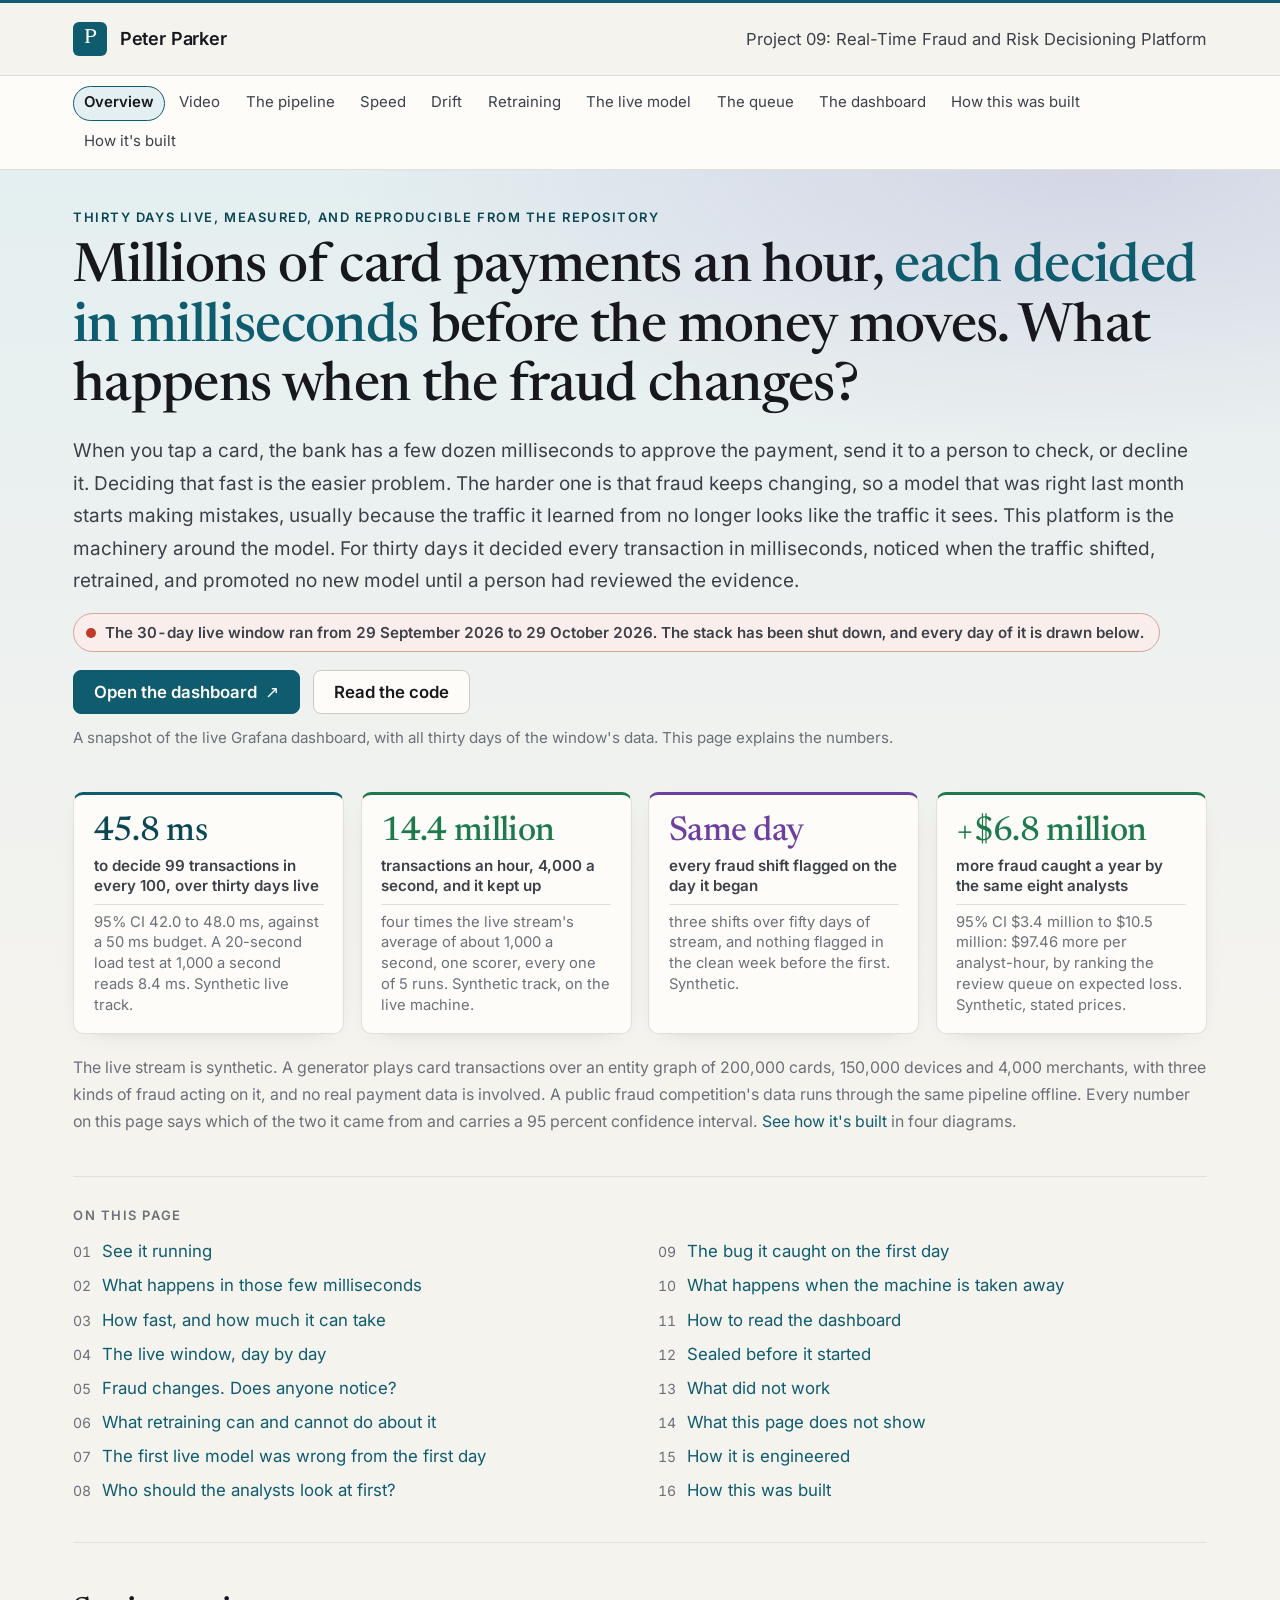
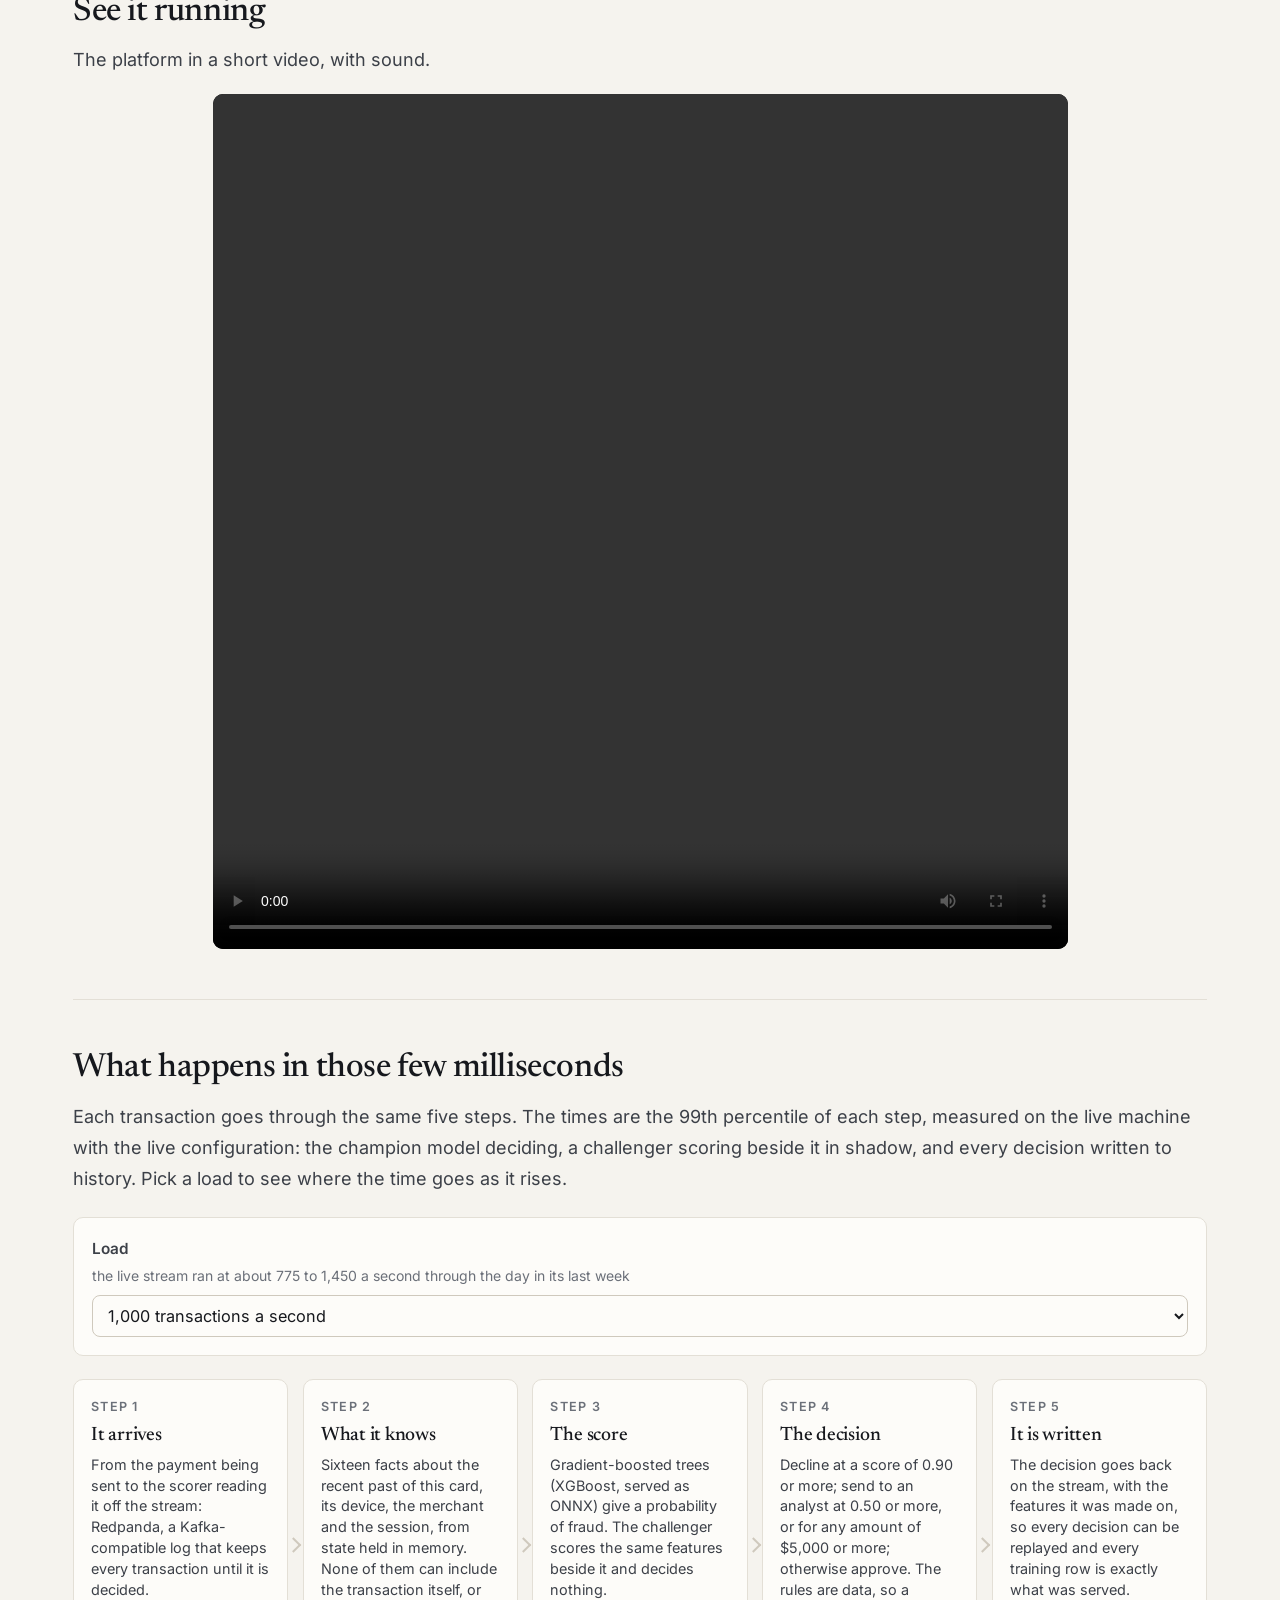
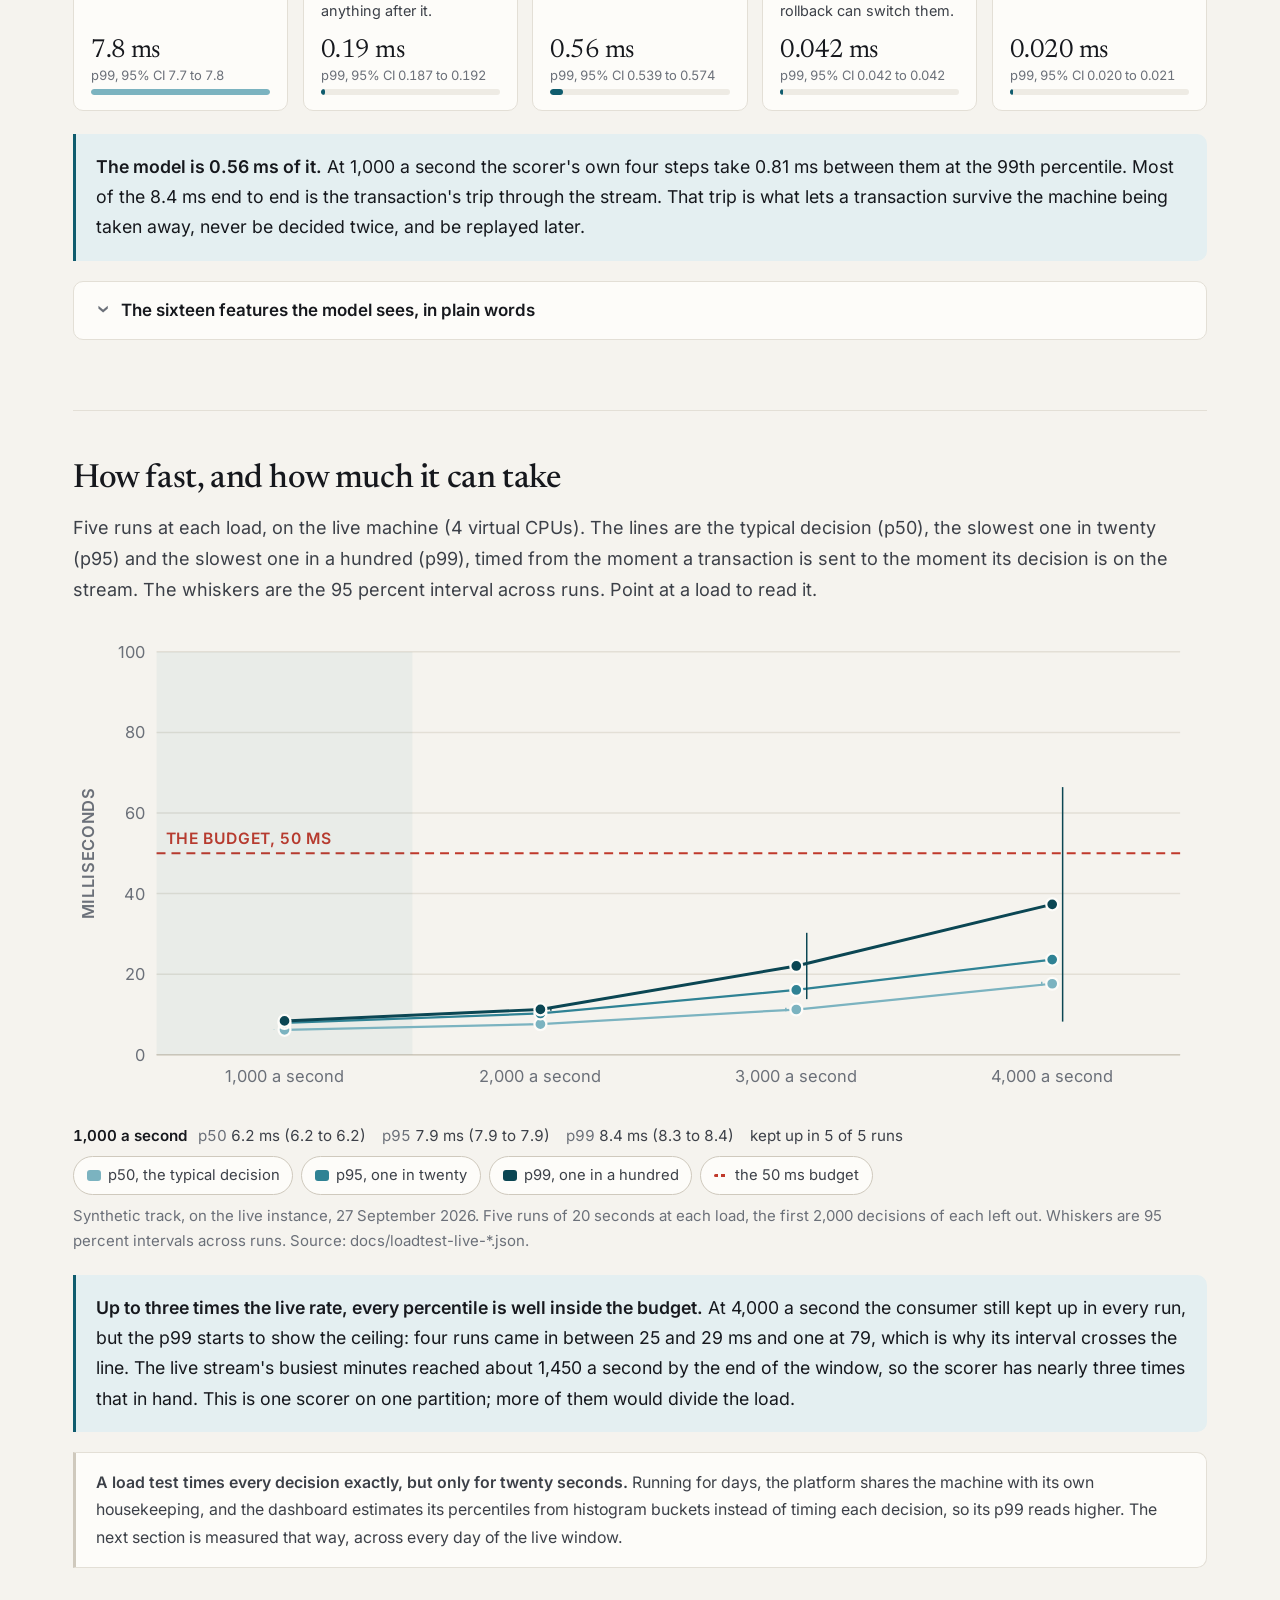
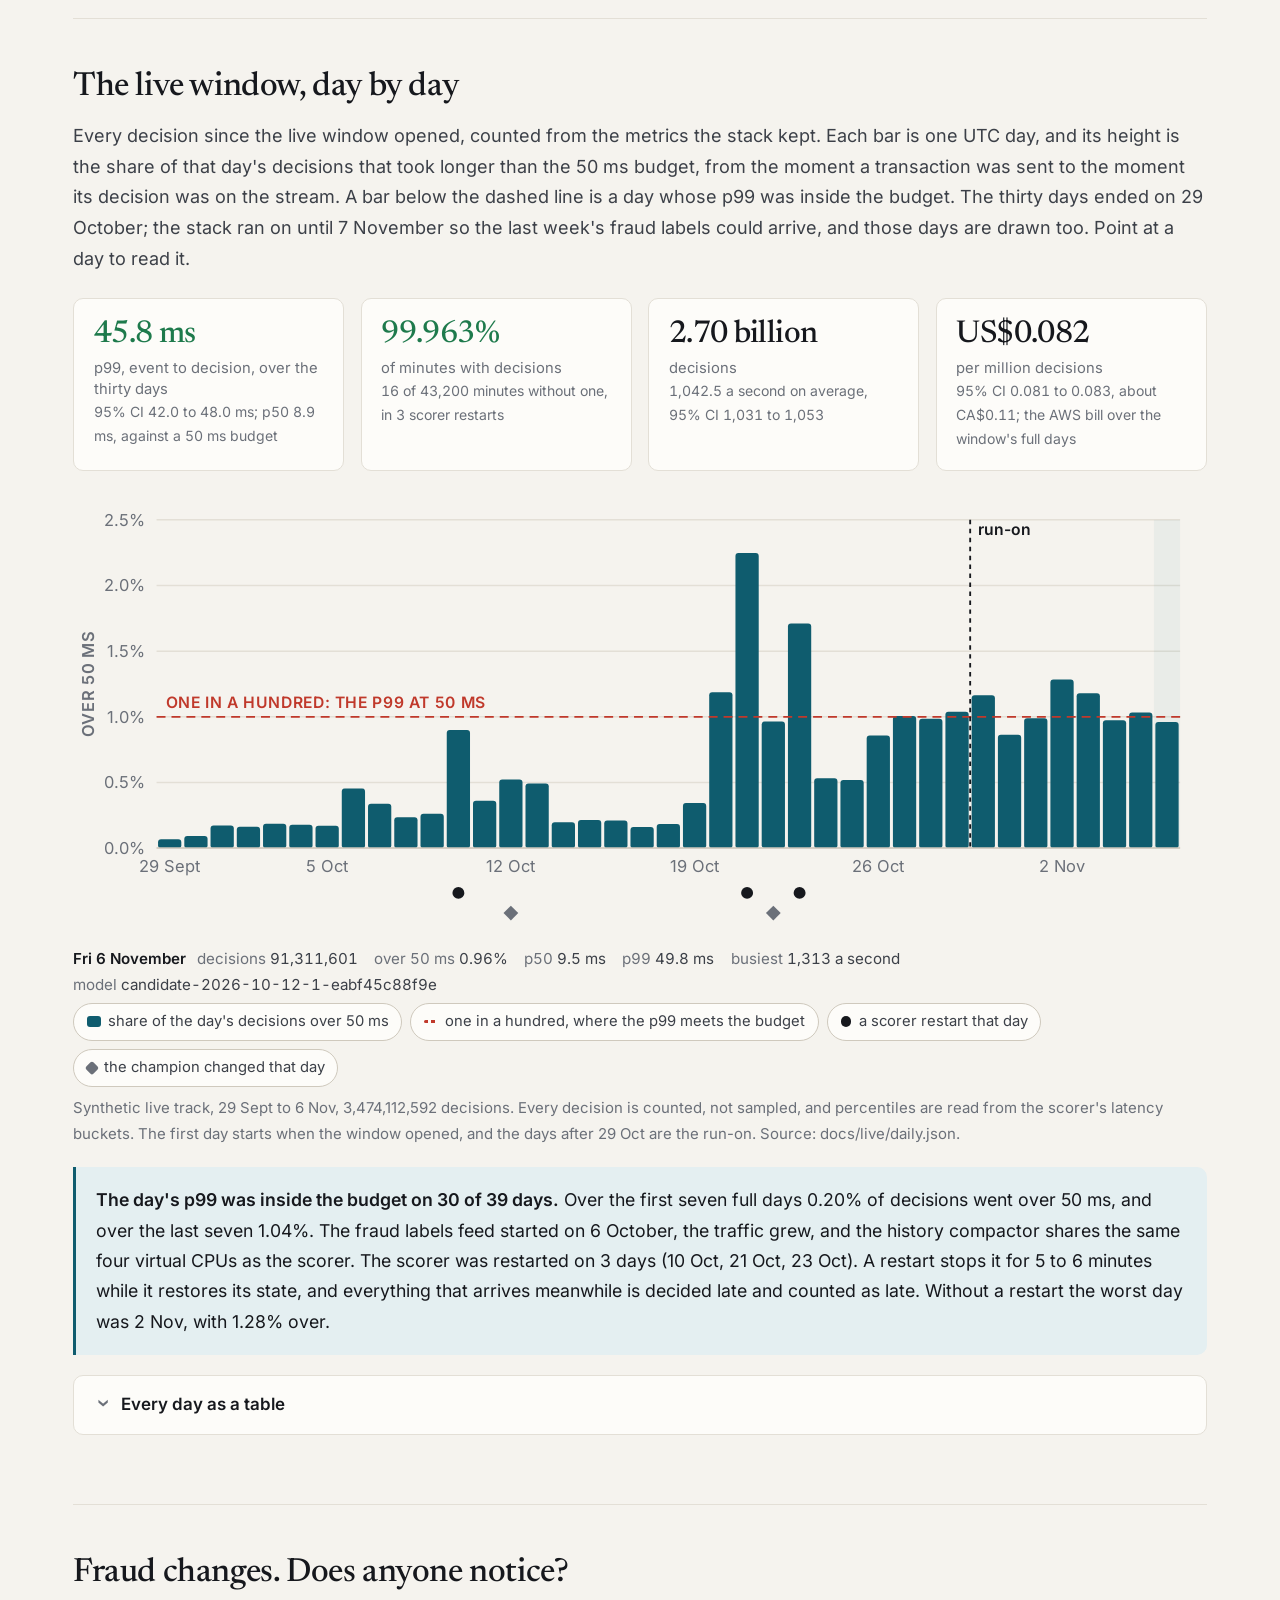
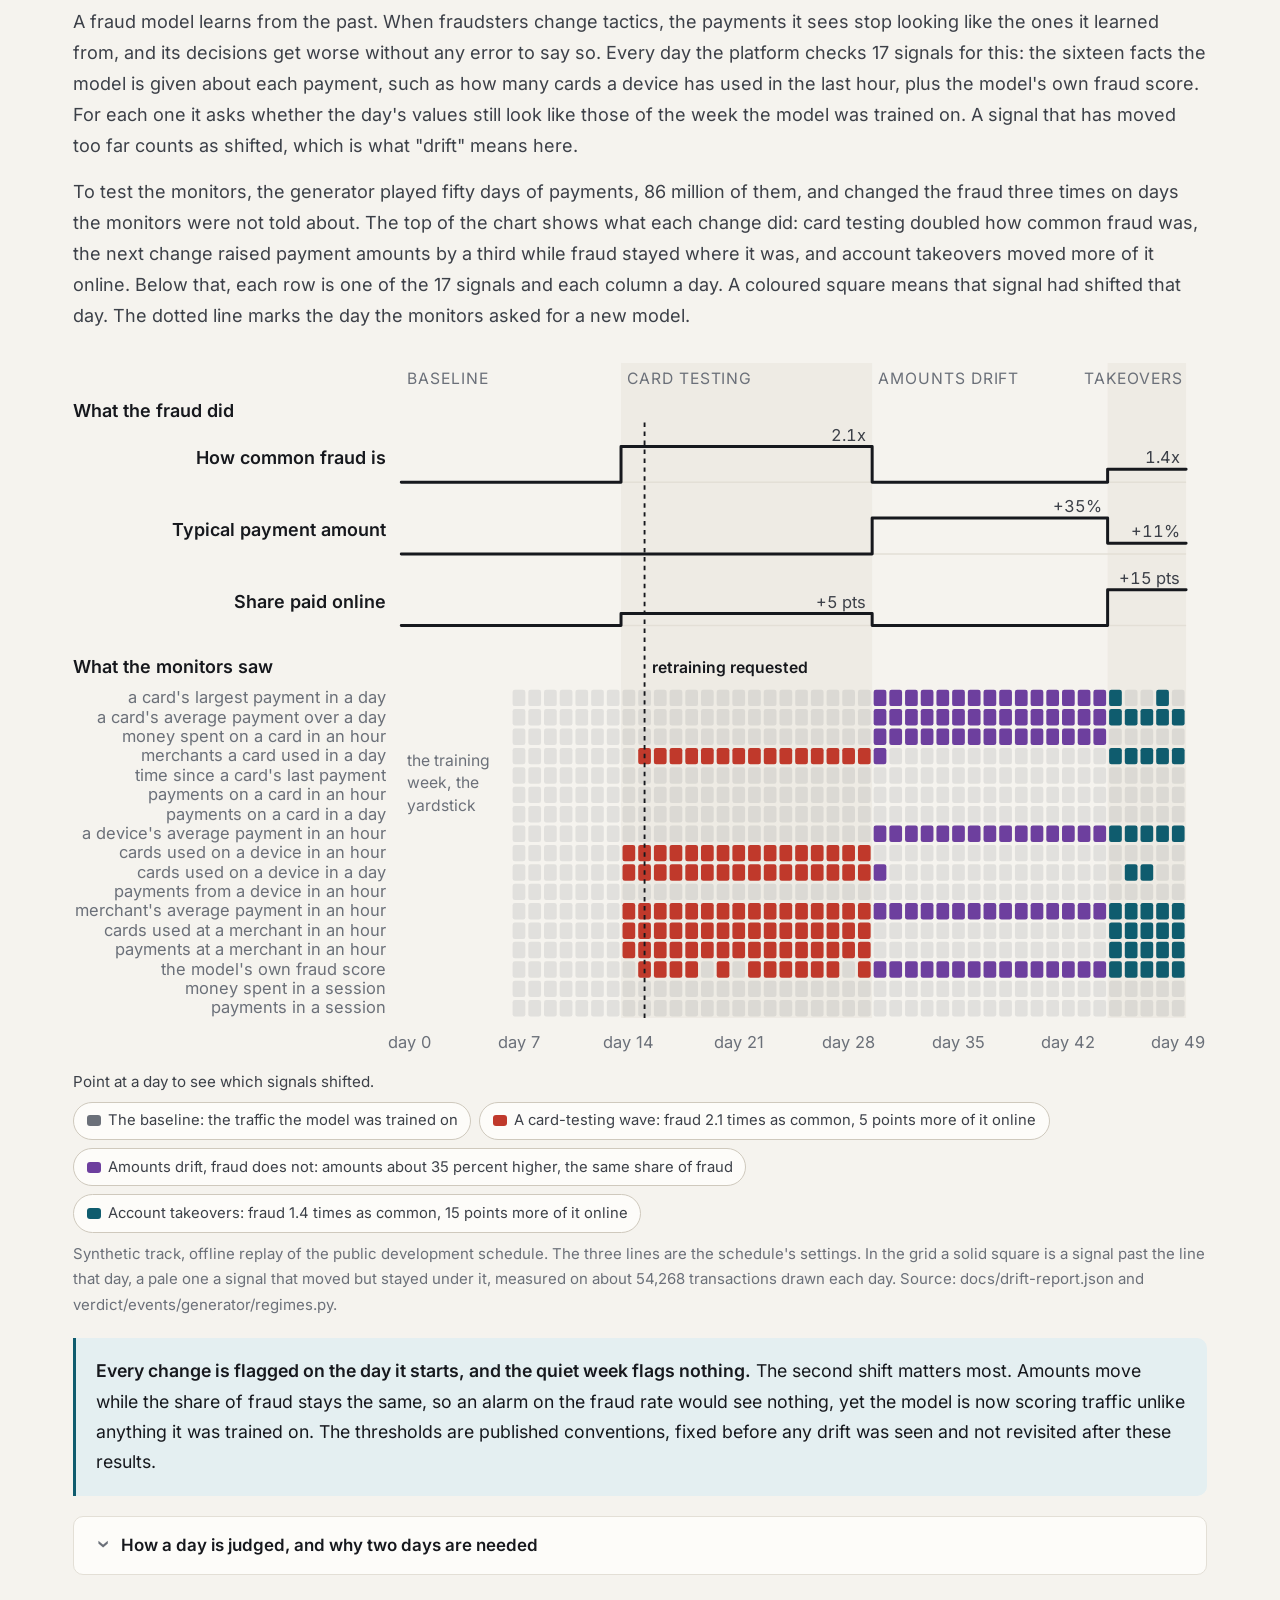
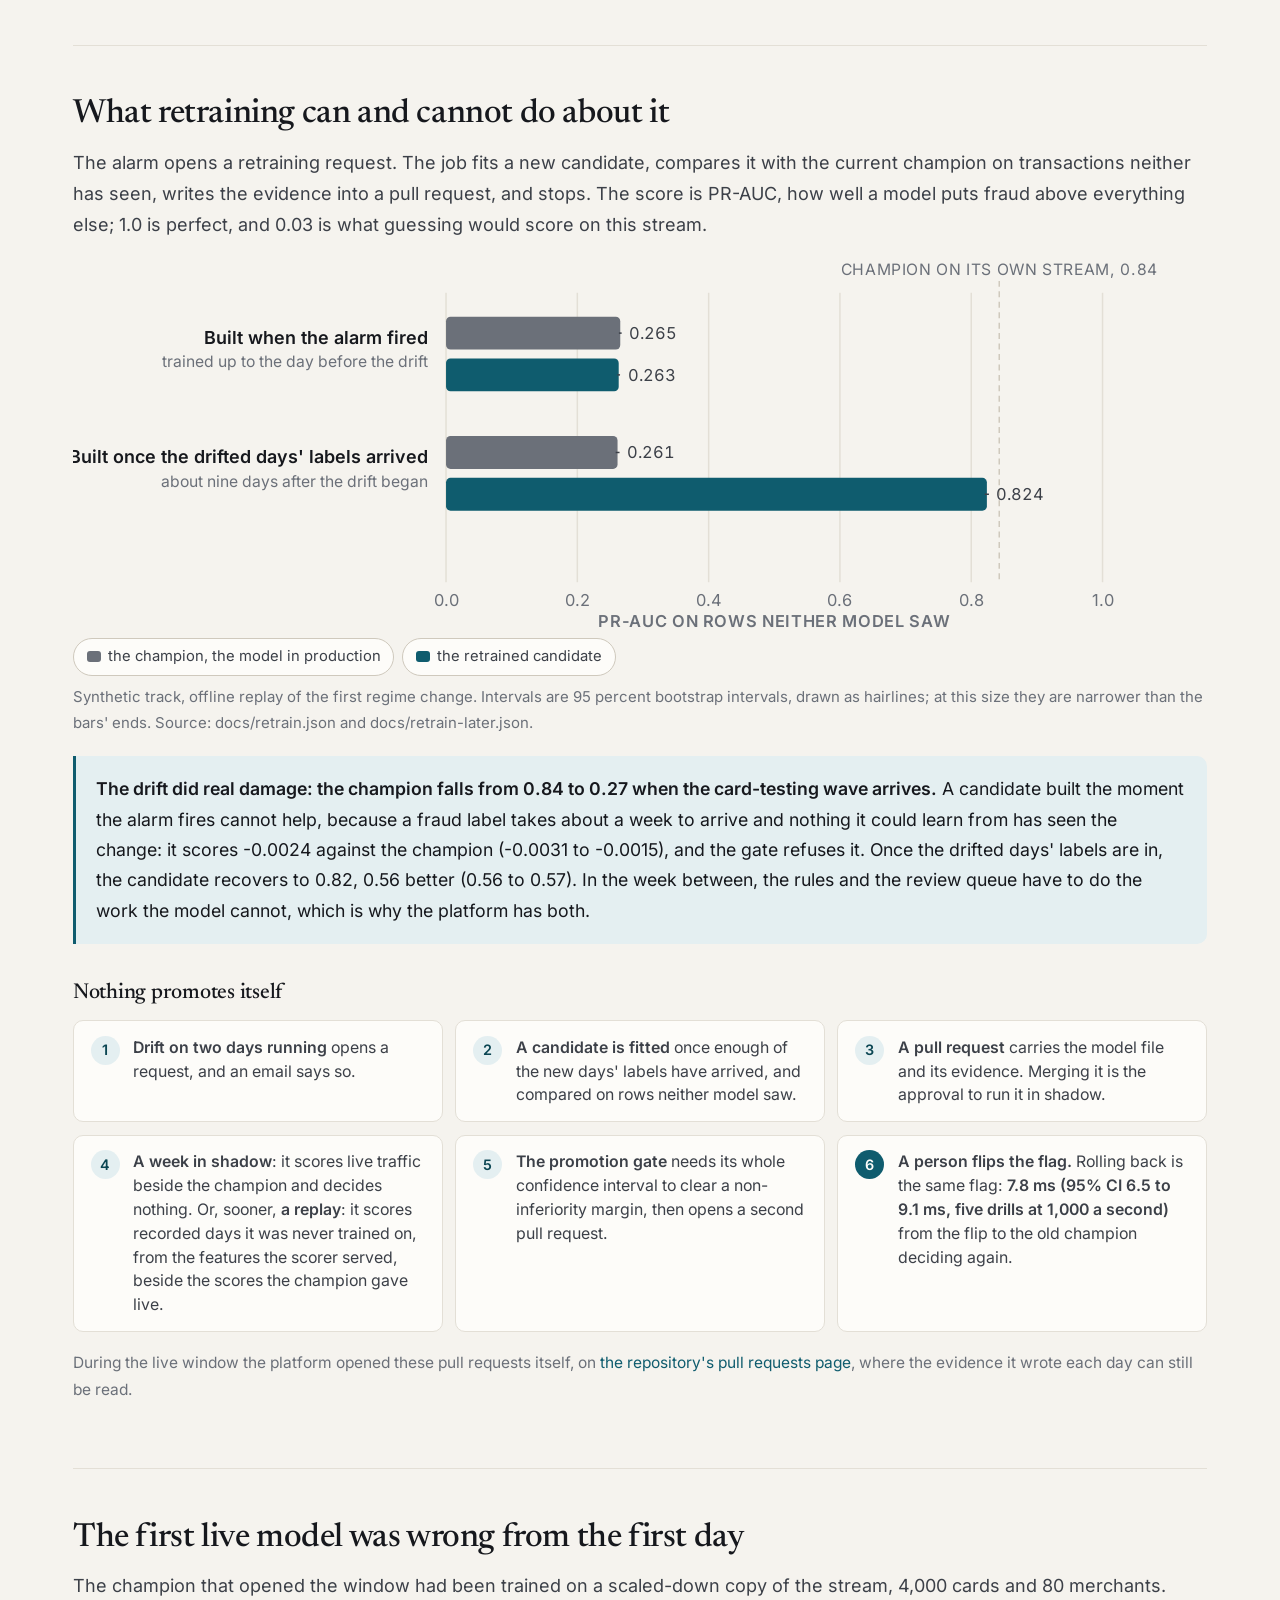
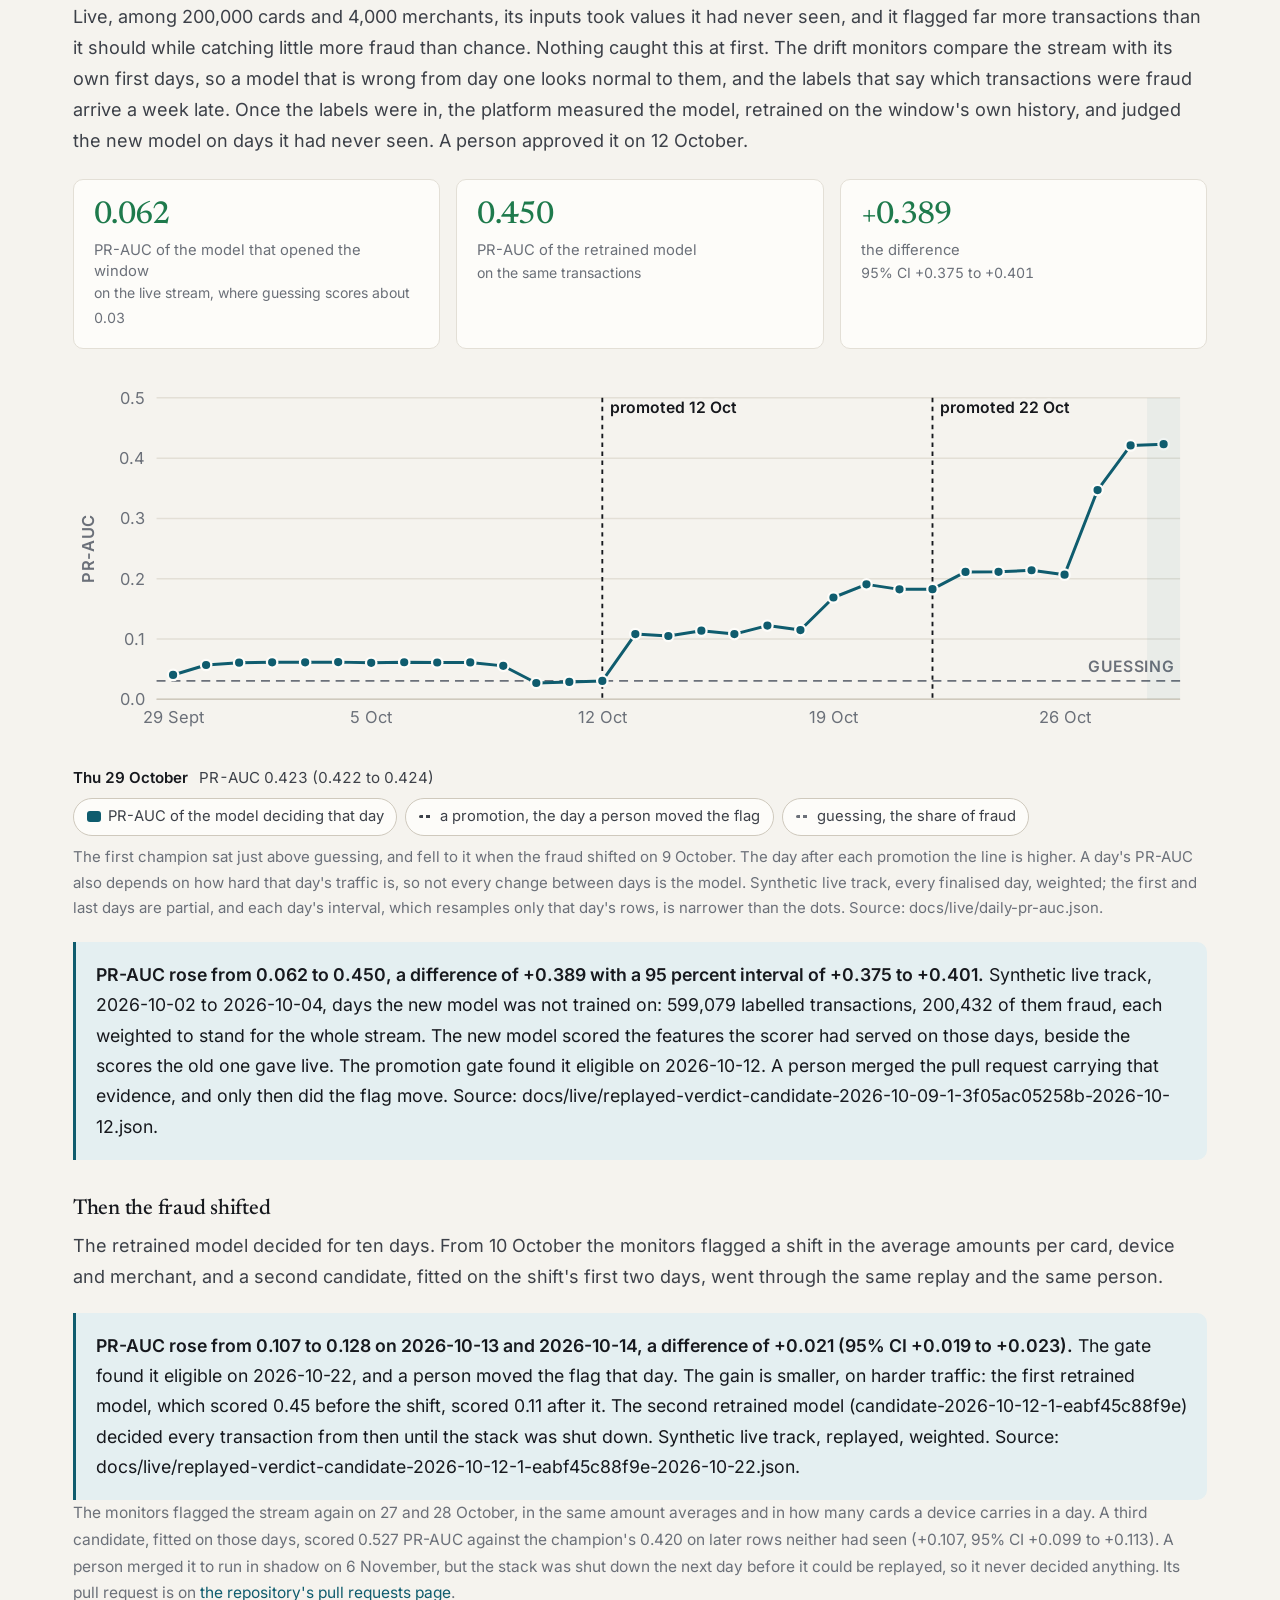
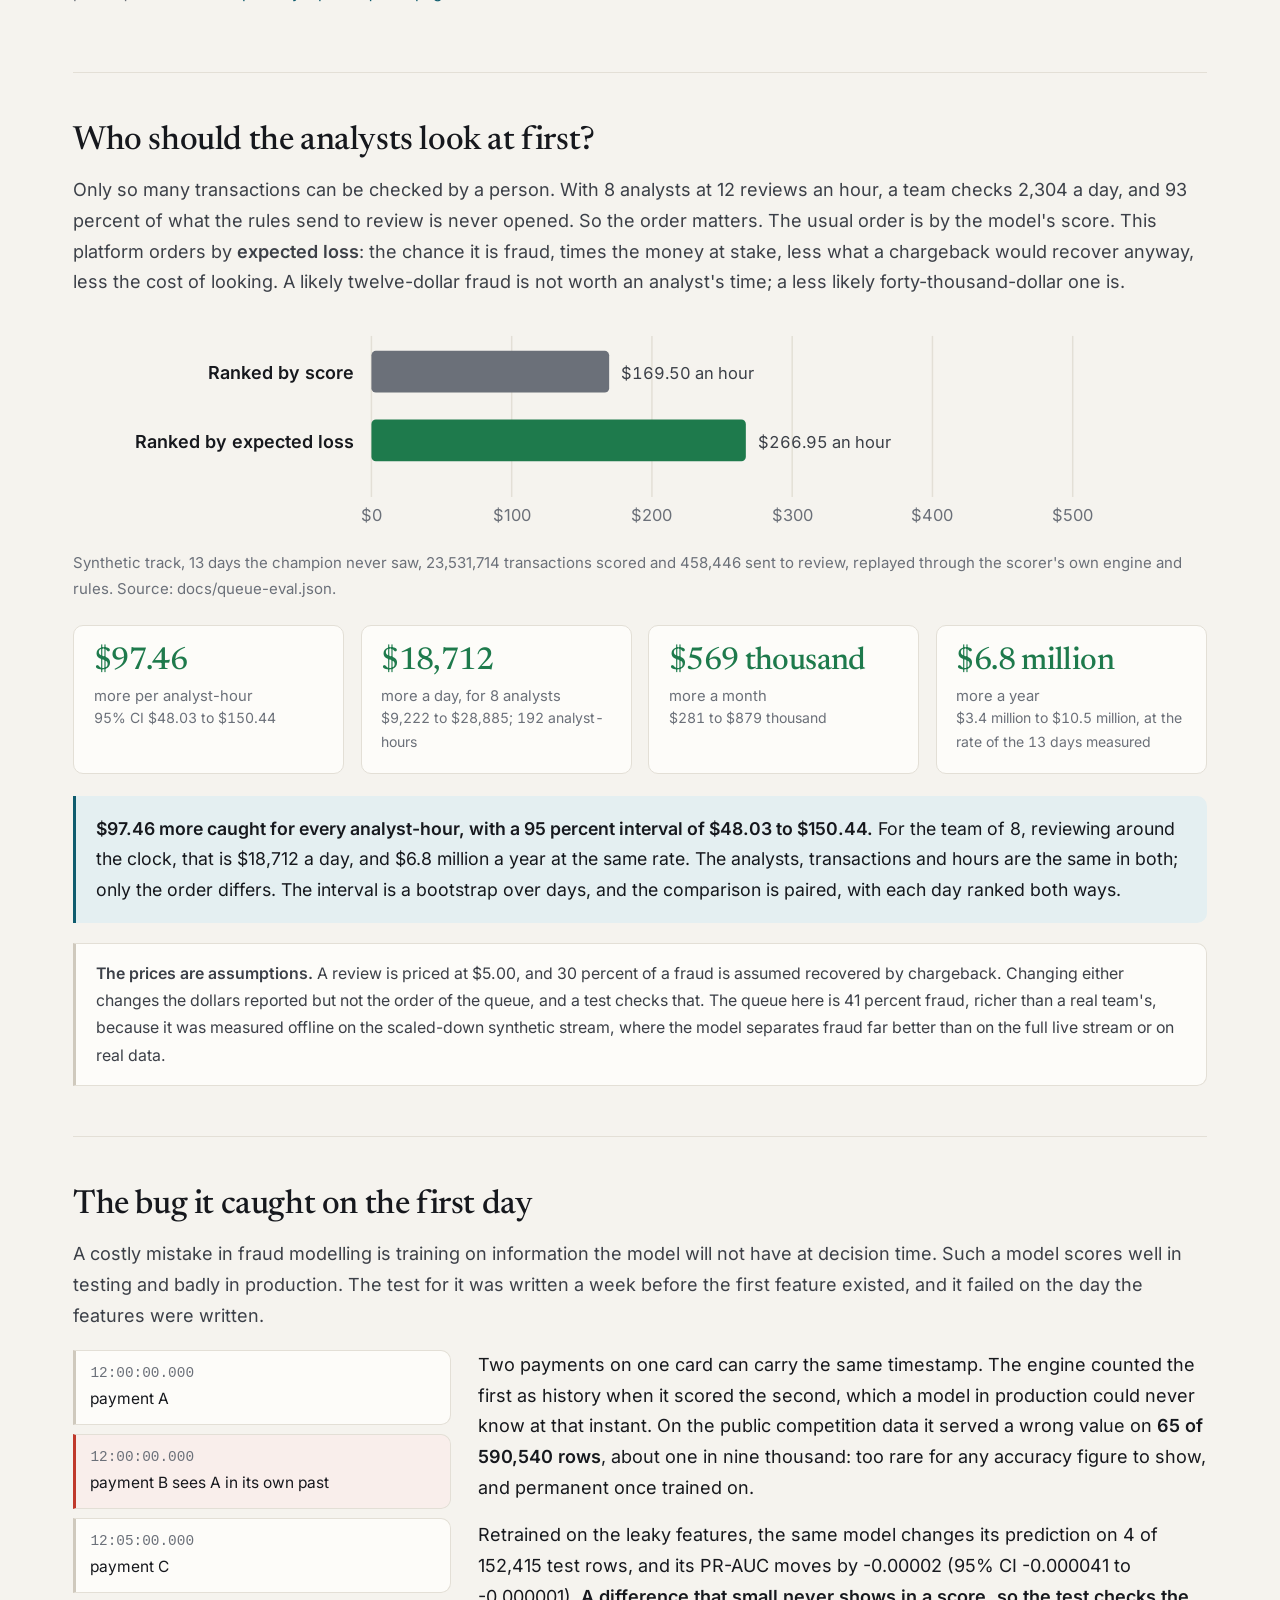
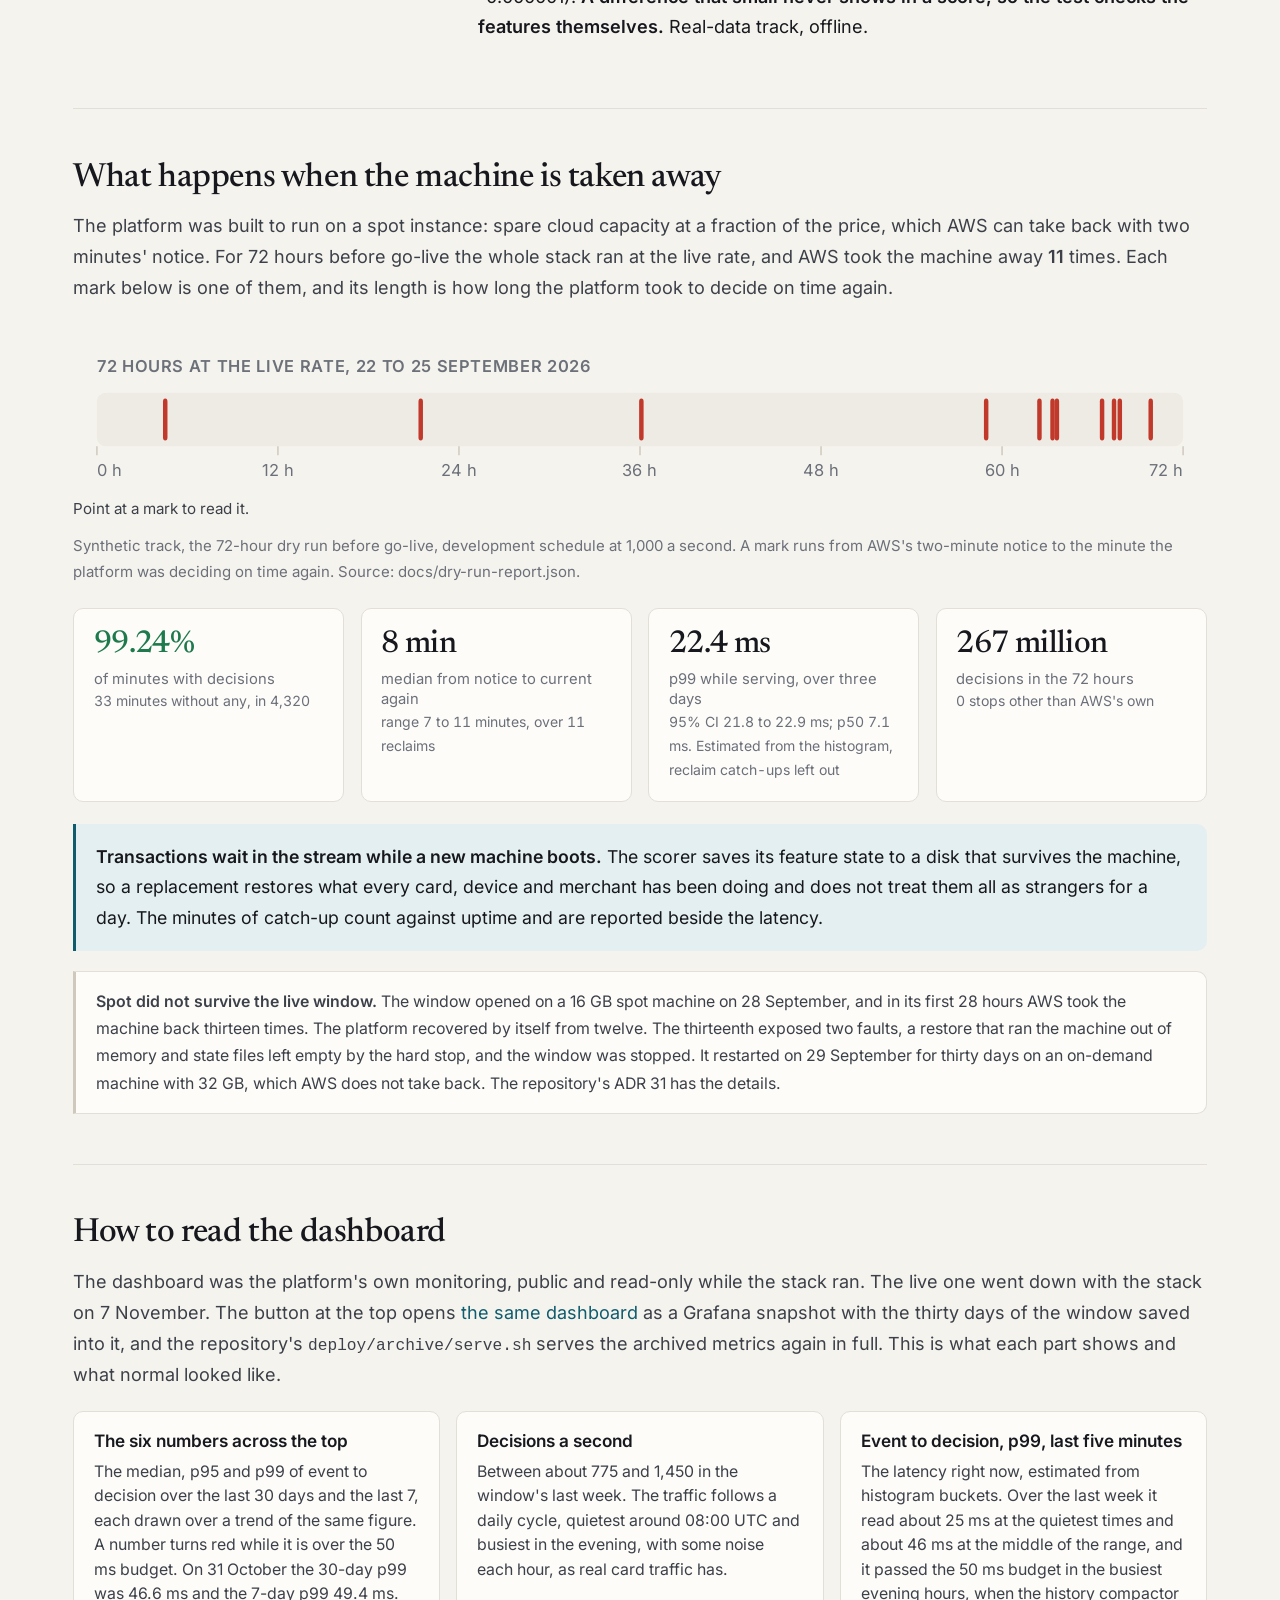
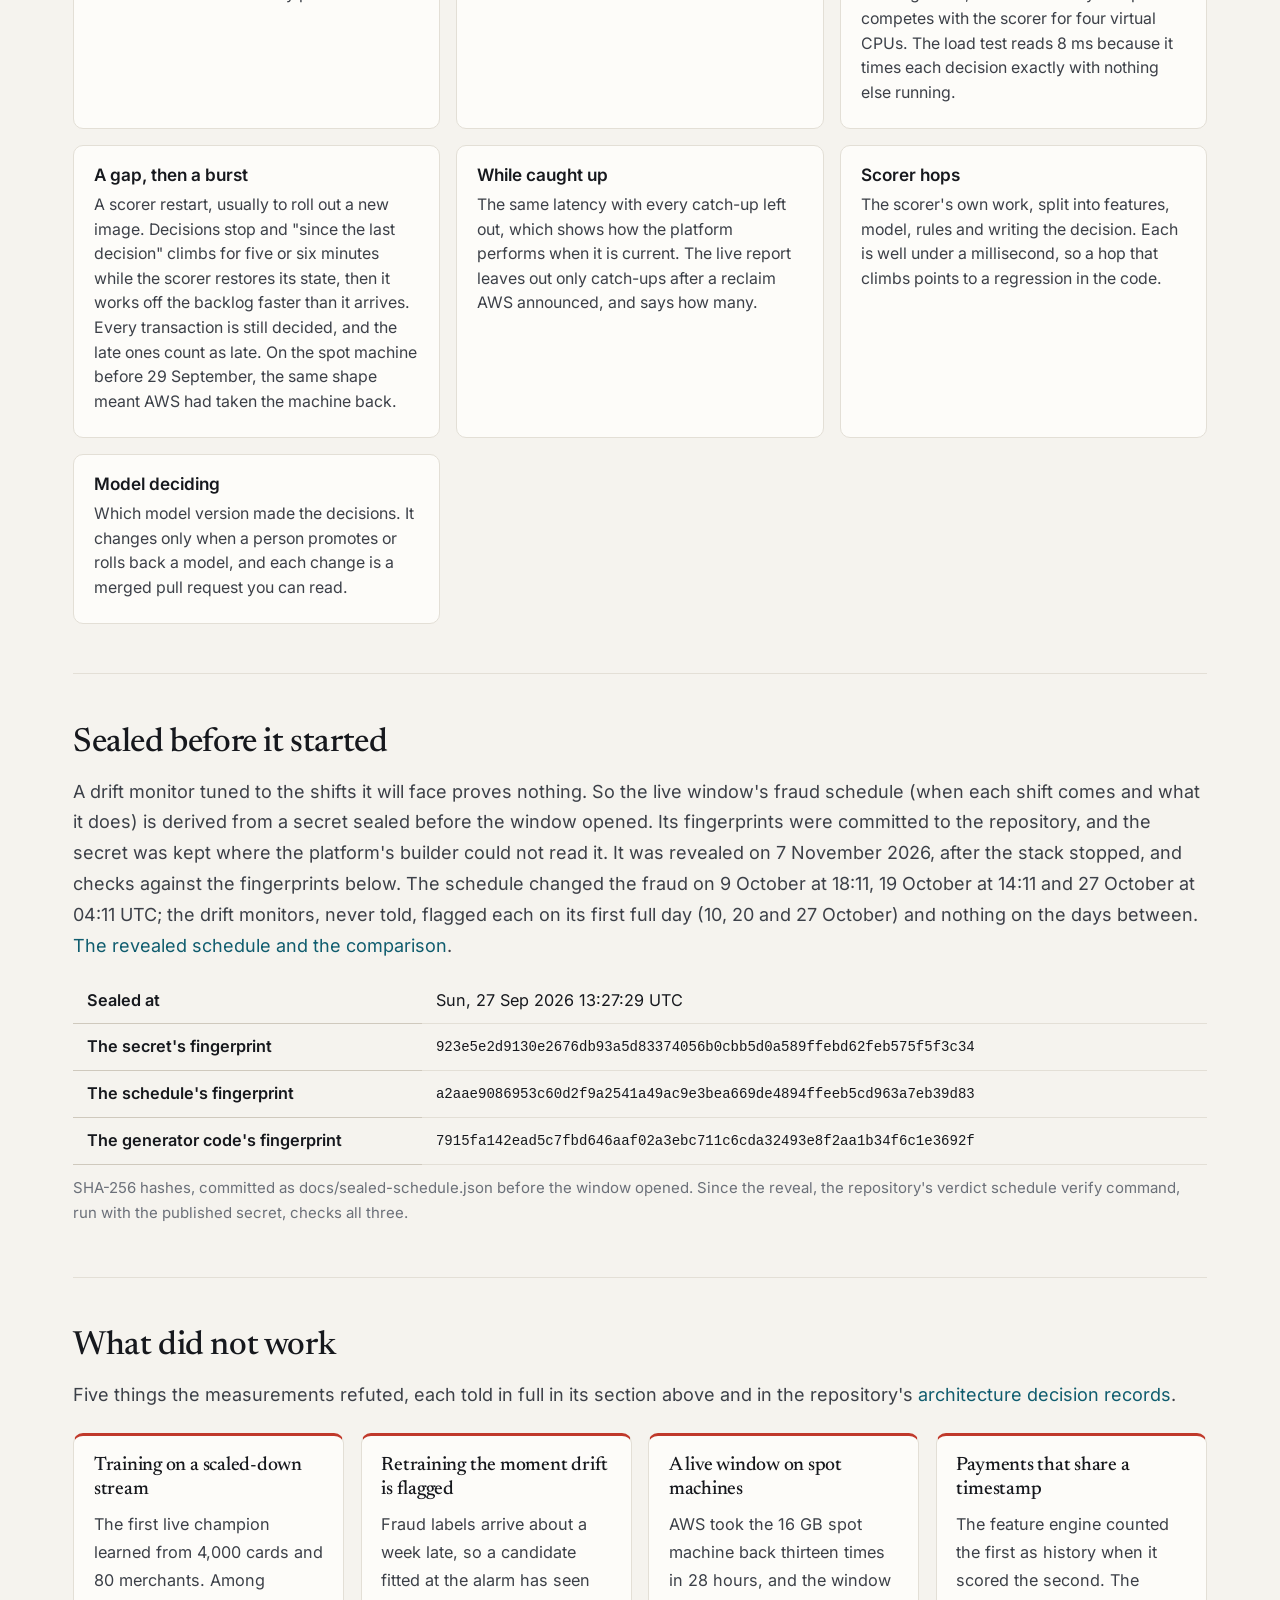
<file: site/index.html>
<!doctype html>
<html lang="en">
<head>
<meta charset="utf-8">
<meta name="viewport" content="width=device-width, initial-scale=1">
<title>Real-Time Fraud and Risk Decisioning Platform: millions of card payments an hour, each decided in milliseconds</title>
<meta name="description" content="A fraud decisioning platform run live for thirty days on synthetic card payments: each one decided in milliseconds, drift monitors tested against a fraud schedule sealed in advance, and retraining that stops at a pull request a person must merge. Every number can be reproduced from the repository.">
<meta property="og:type" content="website">
<meta property="og:site_name" content="Peter Parker">
<meta property="og:url" content="https://fraud.peterparker.ca/">
<meta property="og:title" content="Real-Time Fraud and Risk Decisioning Platform">
<meta property="og:description" content="A fraud decisioning platform run live for thirty days on synthetic card payments: each one decided in milliseconds, drift monitors tested against a fraud schedule sealed in advance, and retraining that stops at a pull request a person must merge. Every number can be reproduced from the repository.">
<meta property="og:image" content="https://fraud.peterparker.ca/og.png">
<meta property="og:image:width" content="1200">
<meta property="og:image:height" content="630">
<meta property="og:image:alt" content="99 in 100 card payments decided within 50 milliseconds, over thirty days live.">
<meta name="twitter:card" content="summary_large_image">
<link rel="icon" href="favicon.svg" type="image/svg+xml">
<link rel="stylesheet" href="style.css">
</head>
<body>
<header class="top">
  <div class="top-inner">
    <a class="brand" href="https://peterparker.ca"><span class="mono-mark" aria-hidden="true">P</span>Peter Parker</a>
    <p class="top-nav"><a href="https://peterparker.ca/projects/realtime-risk-platform/">Project 09: Real-Time Fraud and Risk Decisioning Platform</a></p>
  </div>
</header>
<nav class="tabs" aria-label="This site">
  <div class="tabs-inner">
    <a href="index.html" aria-current="page">Overview</a>
    <a href="#video-panel">Video</a>
    <a href="#pipeline-panel">The pipeline</a>
    <a href="#load-panel">Speed</a>
    <a href="#drift-panel">Drift</a>
    <a href="#retrain-panel">Retraining</a>
    <a href="#live-panel">The live model</a>
    <a href="#queue-panel">The queue</a>
    <a href="#dashboard-guide">The dashboard</a>
    <a href="#built">How this was built</a>
    <a href="architecture.html">How it's built</a>
  </div>
</nav>
<main>

  <header class="hero">
    <p class="eyebrow">Thirty days live, measured, and reproducible from the repository</p>
    <h1>Millions of card payments an hour, <span class="hl">each decided in milliseconds</span> before the money moves. What happens when the fraud changes?</h1>
    <p class="lead">
      When you tap a card, the bank has a few dozen milliseconds to approve the payment, send it
      to a person to check, or decline it. Deciding that fast is the easier problem. The harder one
      is that fraud keeps changing, so a model that was right last month starts making mistakes,
      usually because the traffic it learned from no longer looks like the traffic it sees. This
      platform is the machinery around the model. For thirty days it decided every transaction in
      milliseconds, noticed when the traffic shifted, retrained, and promoted no new model until a
      person had reviewed the evidence.
    </p>
    <div class="live-strip" id="live-strip">
      <span class="pulse" aria-hidden="true"></span>
      <span id="live-text">A thirty-day live window</span>
    </div>
    <div class="cta">
      <a class="button primary" id="dashboard-link" href="https://snapshots.raintank.io/dashboard/snapshot/0CtvXlMuEJkegYXf6IueSy1igyc5Nb28">Open the dashboard</a>
      <a class="button" href="https://github.com/Peter-A-P/realtime-risk-platform">Read the code</a>
      <span class="cta-note">A snapshot of the live Grafana dashboard, with all thirty days of the window's data. This page explains the numbers.</span>
    </div>
    <div class="hero-points">
      <div class="point">
        <span class="point-figure up" id="hero-p99"></span>
        <span class="point-unit">to decide 99 transactions in every 100, over thirty days live</span>
        <span class="point-label" id="hero-p99-note">against a 50 ms budget</span>
      </div>
      <div class="point good">
        <span class="point-figure up" id="hero-rate"></span>
        <span class="point-unit" id="hero-rate-unit">transactions an hour, and it kept up</span>
        <span class="point-label" id="hero-rate-note">four times the live stream's average, one scorer, every run</span>
      </div>
      <div class="point violet">
        <span class="point-figure up">Same day</span>
        <span class="point-unit">every fraud shift flagged on the day it began</span>
        <span class="point-label" id="hero-drift-note">and nothing flagged in the clean week before the first one</span>
      </div>
      <div class="point good">
        <span class="point-figure up" id="hero-queue"></span>
        <span class="point-unit">more fraud caught a year by the same eight analysts</span>
        <span class="point-label" id="hero-queue-note">by ranking the review queue on expected loss instead of score</span>
      </div>
    </div>
    <p class="hero-note">
      The live stream is synthetic. A generator plays card transactions over an entity graph of
      200,000 cards, 150,000 devices and 4,000 merchants, with three kinds of fraud acting on it,
      and no real payment data is involved. A public fraud competition's data runs through the
      same pipeline offline. Every number on this page says which of the two it came from and
      carries a 95 percent confidence interval.
      <a href="architecture.html">See how it's built</a> in four diagrams.
    </p>
  </header>

  <nav class="toc" aria-label="On this page">
    <p class="eyebrow">On this page</p>
    <ol>
      <li><a href="#video-panel">See it running</a></li>
      <li><a href="#pipeline-panel">What happens in those few milliseconds</a></li>
      <li><a href="#load-panel">How fast, and how much it can take</a></li>
      <li><a href="#window-panel">The live window, day by day</a></li>
      <li><a href="#drift-panel">Fraud changes. Does anyone notice?</a></li>
      <li><a href="#retrain-panel">What retraining can and cannot do about it</a></li>
      <li><a href="#live-panel">The first live model was wrong from the first day</a></li>
      <li><a href="#queue-panel">Who should the analysts look at first?</a></li>
      <li><a href="#leak-panel">The bug it caught on the first day</a></li>
      <li><a href="#spot-panel">What happens when the machine is taken away</a></li>
      <li><a href="#dashboard-guide">How to read the dashboard</a></li>
      <li><a href="#sealed-panel">Sealed before it started</a></li>
      <li><a href="#rejected">What did not work</a></li>
      <li><a href="#honesty">What this page does not show</a></li>
      <li><a href="#engineering">How it is engineered</a></li>
      <li><a href="#built">How this was built</a></li>
    </ol>
  </nav>

  <noscript>
    <p class="warning">
      This page draws its charts from one data file in the browser, so it needs JavaScript. The
      same numbers are in the repository's README, as tables.
    </p>
  </noscript>

  <p class="warning" id="failure" hidden></p>

  <section class="section" id="video-panel">
    <h2>See it running</h2>
    <p class="section-lead">The platform in a short video, with sound.</p>
    <video class="demo-video" controls preload="metadata" playsinline src="video/verdict-linkedin-sound.mp4">
      Your browser cannot play this video. <a href="video/verdict-linkedin-sound.mp4">Download it</a> instead.
    </video>
  </section>

  <section class="section" id="pipeline-panel">
    <h2>What happens in those few milliseconds</h2>
    <p class="section-lead">
      Each transaction goes through the same five steps. The times are the 99th percentile of each
      step, measured on the live machine with the live configuration: the champion model deciding,
      a challenger scoring beside it in shadow, and every decision written to history. Pick a load
      to see where the time goes as it rises.
    </p>

    <div class="controls">
      <div class="control">
        <label for="pipeline-rate">Load
          <span class="hint">the live stream ran at about 775 to 1,450 a second through the day in its last week</span>
        </label>
        <select id="pipeline-rate"></select>
      </div>
    </div>

    <ol class="pipeline" id="pipeline"></ol>

    <div class="verdict">
      <p id="pipeline-verdict">
        <strong>The model is the smallest part.</strong>
      </p>
    </div>

    <details class="disclose">
      <summary>The sixteen features the model sees, in plain words</summary>
      <p>
        A feature is a fact about the recent past, such as how busy this card has been or how many
        different cards this device has carried. Each one is computed once, by one piece of code,
        and written in the same call to the store training reads and the store serving reads, so
        the model is never trained on a number it will not be given in production. A test
        recomputes them from the raw log and fails if any of them could have seen the future.
      </p>
      <div class="feature-groups" id="features"></div>
    </details>
  </section>

  <section class="section" id="load-panel">
    <h2>How fast, and how much it can take</h2>
    <p class="section-lead">
      Five runs at each load, on the live machine (4 virtual CPUs). The lines are the typical
      decision (p50), the slowest one in twenty (p95) and the slowest one in a hundred (p99),
      timed from the moment a transaction is sent to the moment its decision is on the stream.
      The whiskers are the 95 percent interval across runs. Point at a load to read it.
    </p>
    <figure class="chart-figure">
      <div id="load-chart" class="chart wide-chart"></div>
      <p class="readout" id="load-readout"></p>
      <div class="legend" id="load-legend"></div>
      <figcaption id="load-caption"></figcaption>
    </figure>
    <div class="verdict">
      <p id="load-verdict"></p>
    </div>
    <div class="assumption">
      <p>
        <strong>A load test times every decision exactly, but only for twenty seconds.</strong>
        Running for days, the platform shares the machine with its own housekeeping, and the
        dashboard estimates its percentiles from histogram buckets instead of timing each
        decision, so its p99 reads higher. The next section is measured that way, across every
        day of the live window.
      </p>
    </div>
  </section>

  <section class="section" id="window-panel">
    <h2>The live window, day by day</h2>
    <p class="section-lead">
      Every decision since the live window opened, counted from the metrics the stack kept. Each
      bar is one UTC day, and its height is the share of that day's decisions that took longer
      than the 50 ms budget, from the moment a transaction was sent to the moment its decision
      was on the stream. A bar below the dashed line is a day whose p99 was inside the budget.
      The thirty days ended on 29 October; the stack ran on until 7 November so the last week's
      fraud labels could arrive, and those days are drawn too. Point at a day to read it.
    </p>
    <section class="headline" id="window-headline" aria-label="The thirty-day window in four numbers"></section>
    <figure class="chart-figure">
      <div id="window-chart" class="chart wide-chart"></div>
      <p class="readout" id="window-readout"></p>
      <div class="legend" id="window-legend"></div>
      <figcaption id="window-caption"></figcaption>
    </figure>
    <div class="verdict">
      <p id="window-verdict"></p>
    </div>
    <details class="disclose">
      <summary>Every day as a table</summary>
      <div class="table-wrap"><table id="window-table"></table></div>
    </details>
  </section>

  <section class="section" id="drift-panel">
    <h2>Fraud changes. Does anyone notice?</h2>
    <p class="section-lead" id="drift-lede">
      A fraud model learns from the past. When fraudsters change tactics, the payments it sees
      stop looking like the ones it learned from, and its decisions get worse without any error
      to say so. Every day the platform checks 17 signals for this: the sixteen facts the model
      is given about each payment, such as how many cards a device has used in the last hour,
      plus the model's own fraud score. For each one it asks whether the day's values still look
      like those of the week the model was trained on. A signal that has moved too far counts as
      shifted, which is what "drift" means here.
    </p>
    <p class="section-lead">
      To test the monitors, the generator played fifty days of payments, 86 million of them, and
      changed the fraud three times on days the monitors were not told about. The top of the
      chart shows what each change did: card testing doubled how common fraud was, the next
      change raised payment amounts by a third while fraud stayed where it was, and account
      takeovers moved more of it online. Below that, each row is one of the 17 signals and each
      column a day. A coloured square means that signal had shifted that day. The dotted line
      marks the day the monitors asked for a new model.
    </p>
    <figure class="chart-figure">
      <div id="drift-chart" class="chart wide-chart"></div>
      <p class="readout" id="drift-readout"></p>
      <div class="legend" id="drift-legend"></div>
      <figcaption id="drift-caption"></figcaption>
    </figure>
    <div class="verdict">
      <p>
        <strong>Every change is flagged on the day it starts, and the quiet week flags nothing.</strong>
        The second shift matters most. Amounts move while the share of fraud stays the same, so
        an alarm on the fraud rate would see nothing, yet the model is now scoring traffic unlike
        anything it was trained on. The thresholds are published conventions, fixed before any
        drift was seen and not revisited after these results.
      </p>
    </div>
    <details class="disclose">
      <summary>How a day is judged, and why two days are needed</summary>
      <p id="drift-method"></p>
    </details>
  </section>

  <section class="section" id="retrain-panel">
    <h2>What retraining can and cannot do about it</h2>
    <p class="section-lead">
      The alarm opens a retraining request. The job fits a new candidate, compares it with the
      current champion on transactions neither has seen, writes the evidence into a pull request,
      and stops. The score is PR-AUC, how well a model puts fraud above everything else; 1.0 is
      perfect, and 0.03 is what guessing would score on this stream.
    </p>
    <figure class="chart-figure">
      <div id="retrain-chart" class="chart wide-chart"></div>
      <div class="legend" id="retrain-legend"></div>
      <figcaption id="retrain-caption"></figcaption>
    </figure>
    <div class="verdict">
      <p id="retrain-verdict"></p>
    </div>

    <h3 class="subhead">Nothing promotes itself</h3>
    <ol class="steps">
      <li><span class="step-n">1</span><span class="step-body"><strong>Drift on two days running</strong> opens a request, and an email says so.</span></li>
      <li><span class="step-n">2</span><span class="step-body"><strong>A candidate is fitted</strong> once enough of the new days' labels have arrived, and compared on rows neither model saw.</span></li>
      <li><span class="step-n">3</span><span class="step-body"><strong>A pull request</strong> carries the model file and its evidence. Merging it is the approval to run it in shadow.</span></li>
      <li><span class="step-n">4</span><span class="step-body"><strong>A week in shadow</strong>: it scores live traffic beside the champion and decides nothing. Or, sooner, <strong>a replay</strong>: it scores recorded days it was never trained on, from the features the scorer served, beside the scores the champion gave live.</span></li>
      <li><span class="step-n">5</span><span class="step-body"><strong>The promotion gate</strong> needs its whole confidence interval to clear a non-inferiority margin, then opens a second pull request.</span></li>
      <li><span class="step-n">6</span><span class="step-body"><strong>A person flips the flag.</strong> Rolling back is the same flag: <strong id="rollback-ms"></strong> from the flip to the old champion deciding again.</span></li>
    </ol>
    <p class="note">
      During the live window the platform opened these pull requests itself, on
      <a href="https://github.com/Peter-A-P/realtime-risk-platform/pulls?q=is%3Apr">the repository's pull requests page</a>,
      where the evidence it wrote each day can still be read.
    </p>
  </section>

  <section class="section" id="live-panel">
    <h2>The first live model was wrong from the first day</h2>
    <p class="section-lead">
      The champion that opened the window had been trained on a scaled-down copy of the stream,
      4,000 cards and 80 merchants. Live, among 200,000 cards and 4,000 merchants, its inputs
      took values it had never seen, and it flagged far more transactions than it should while
      catching little more fraud than chance. Nothing caught this at first. The drift monitors
      compare the stream with its own first days, so a model that is wrong from day one looks
      normal to them, and the labels that say which transactions were fraud arrive a week late.
      Once the labels were in, the platform measured the model, retrained on the window's own
      history, and judged the new model on days it had never seen. A person approved it on
      12 October.
    </p>
    <section class="headline" id="live-headline" aria-label="The first live model against the retrained one"></section>
    <figure class="chart-figure">
      <div id="prauc-chart" class="chart wide-chart"></div>
      <p class="readout" id="prauc-readout"></p>
      <div class="legend" id="prauc-legend"></div>
      <figcaption id="prauc-caption"></figcaption>
    </figure>
    <div class="verdict">
      <p id="live-verdict"></p>
    </div>

    <h3 class="subhead" id="live-next-head">Then the fraud shifted</h3>
    <p class="section-lead" id="live-next-lede">
      The retrained model decided for ten days. From 10 October the monitors flagged a shift in
      the average amounts per card, device and merchant, and a second candidate, fitted on the
      shift's first two days, went through the same replay and the same person.
    </p>
    <div class="verdict">
      <p id="live-next"></p>
    </div>
    <p class="note">
      The monitors flagged the stream again on 27 and 28 October, in the same amount averages
      and in how many cards a device carries in a day. <span id="last-candidate">A third
      candidate was fitted on those days.</span> A person merged it to run in shadow on
      6 November, but the stack was shut down the next day before it could be replayed, so it
      never decided anything. Its pull request is on
      <a href="https://github.com/Peter-A-P/realtime-risk-platform/pulls?q=is%3Apr">the repository's pull requests page</a>.
    </p>
  </section>

  <section class="section" id="queue-panel">
    <h2>Who should the analysts look at first?</h2>
    <p class="section-lead" id="queue-lede"></p>
    <figure class="chart-figure">
      <div id="queue-chart" class="chart"></div>
      <figcaption id="queue-caption"></figcaption>
    </figure>
    <section class="headline" id="queue-headline" aria-label="What the difference adds up to for the team"></section>
    <div class="verdict">
      <p id="queue-verdict"></p>
    </div>
    <div class="assumption">
      <p id="queue-assumption"></p>
    </div>
  </section>

  <section class="section" id="leak-panel">
    <h2>The bug it caught on the first day</h2>
    <p class="section-lead">
      A costly mistake in fraud modelling is training on information the model will not have at
      decision time. Such a model scores well in testing and badly in production. The test for it
      was written a week before the first feature existed, and it failed on the day the features
      were written.
    </p>
    <div class="leak">
      <div class="leak-events" aria-hidden="true">
        <div class="leak-event"><span class="leak-time">12:00:00.000</span><span>payment A</span></div>
        <div class="leak-event bad"><span class="leak-time">12:00:00.000</span><span>payment B sees A in its own past</span></div>
        <div class="leak-event"><span class="leak-time">12:05:00.000</span><span>payment C</span></div>
      </div>
      <div class="leak-text">
        <p>
          Two payments on one card can carry the same timestamp. The engine counted the first as
          history when it scored the second, which a model in production could never know at that
          instant. On the public competition data it served a wrong value on
          <strong>65 of 590,540 rows</strong>, about one in nine thousand: too rare for any
          accuracy figure to show, and permanent once trained on.
        </p>
        <p id="leak-inflation"></p>
      </div>
    </div>
  </section>

  <section class="section" id="spot-panel">
    <h2>What happens when the machine is taken away</h2>
    <p class="section-lead">
      The platform was built to run on a spot instance: spare cloud capacity at a fraction of the
      price, which AWS can take back with two minutes' notice. For 72 hours before go-live the
      whole stack ran at the live rate, and AWS took the machine away
      <strong id="spot-count"></strong> times. Each mark below is one of them, and its length is
      how long the platform took to decide on time again.
    </p>
    <figure class="chart-figure">
      <div id="spot-chart" class="chart wide-chart"></div>
      <p class="readout" id="spot-readout"></p>
      <figcaption id="spot-caption"></figcaption>
    </figure>
    <section class="headline" id="spot-headline" aria-live="polite"></section>
    <div class="verdict">
      <p>
        <strong>Transactions wait in the stream while a new machine boots.</strong> The scorer
        saves its feature state to a disk that survives the machine, so a replacement restores
        what every card, device and merchant has been doing and does not treat them all as
        strangers for a day. The minutes of catch-up count against uptime and are reported beside
        the latency.
      </p>
    </div>
    <div class="assumption">
      <p>
        <strong>Spot did not survive the live window.</strong> The window opened on a 16 GB spot
        machine on 28 September, and in its first 28 hours AWS took the machine back thirteen
        times. The platform recovered by itself from twelve. The thirteenth exposed two faults, a
        restore that ran the machine out of memory and state files left empty by the hard stop,
        and the window was stopped. It restarted on 29 September for thirty days on an on-demand
        machine with 32 GB, which AWS does not take back. The repository's ADR 31 has the details.
      </p>
    </div>
  </section>

  <section class="section" id="dashboard-guide">
    <h2>How to read the dashboard</h2>
    <p class="section-lead">
      The dashboard was the platform's own monitoring, public and read-only while the stack ran.
      The live one went down with the stack on 7 November. The button at the top opens
      <a href="https://snapshots.raintank.io/dashboard/snapshot/0CtvXlMuEJkegYXf6IueSy1igyc5Nb28">the same dashboard</a>
      as a Grafana snapshot with the thirty days of the window saved into it, and the repository's
      <code>deploy/archive/serve.sh</code> serves the archived metrics again in full. This is what
      each part shows and what normal looked like.
    </p>
    <div class="guide">
      <article class="guide-card">
        <h3>The six numbers across the top</h3>
        <p>
          The median, p95 and p99 of event to decision over the last 30 days and the last 7, each
          drawn over a trend of the same figure. A number turns red while it is over the 50 ms
          budget. On 31 October the 30-day p99 was 46.6 ms and the 7-day p99 49.4 ms.
        </p>
      </article>
      <article class="guide-card">
        <h3>Decisions a second</h3>
        <p>
          Between about 775 and 1,450 in the window's last week. The traffic follows a daily
          cycle, quietest around 08:00 UTC and busiest in the evening, with some noise each hour,
          as real card traffic has.
        </p>
      </article>
      <article class="guide-card">
        <h3>Event to decision, p99, last five minutes</h3>
        <p>
          The latency right now, estimated from histogram buckets. Over the last week it read
          about 25 ms at the quietest times and about 46 ms at the middle of the range, and it
          passed the 50 ms budget in the busiest evening hours, when the history compactor
          competes with the scorer for four virtual CPUs. The load test reads 8 ms because it
          times each decision exactly with nothing else running.
        </p>
      </article>
      <article class="guide-card">
        <h3>A gap, then a burst</h3>
        <p>
          A scorer restart, usually to roll out a new image. Decisions stop and "since the last
          decision" climbs for five or six minutes while the scorer restores its state, then it
          works off the backlog faster than it arrives. Every transaction is still decided, and
          the late ones count as late. On the spot machine before 29 September, the same shape
          meant AWS had taken the machine back.
        </p>
      </article>
      <article class="guide-card">
        <h3>While caught up</h3>
        <p>
          The same latency with every catch-up left out, which shows how the platform performs
          when it is current. The live report leaves out only catch-ups after a reclaim AWS
          announced, and says how many.
        </p>
      </article>
      <article class="guide-card">
        <h3>Scorer hops</h3>
        <p>
          The scorer's own work, split into features, model, rules and writing the decision. Each
          is well under a millisecond, so a hop that climbs points to a regression in the code.
        </p>
      </article>
      <article class="guide-card">
        <h3>Model deciding</h3>
        <p>
          Which model version made the decisions. It changes only when a person promotes or rolls
          back a model, and each change is a merged pull request you can read.
        </p>
      </article>
    </div>
  </section>

  <section class="section" id="sealed-panel">
    <h2>Sealed before it started</h2>
    <p class="section-lead">
      A drift monitor tuned to the shifts it will face proves nothing. So the live window's fraud
      schedule (when each shift comes and what it does) is derived from a secret sealed before the
      window opened. Its fingerprints were committed to the repository, and the secret was kept
      where the platform's builder could not read it. It was revealed on 7 November 2026, after
      the stack stopped, and checks against the fingerprints below. The schedule changed the fraud
      on 9 October at 18:11, 19 October at 14:11 and 27 October at 04:11 UTC; the drift monitors,
      never told, flagged each on its first full day (10, 20 and 27 October) and nothing on the
      days between. <a href="https://github.com/Peter-A-P/realtime-risk-platform/blob/main/docs/live/schedule-reveal.md">The revealed schedule and the comparison</a>.
    </p>
    <div class="table-wrap">
      <table id="sealed-table"></table>
    </div>
  </section>

  <section class="section" id="rejected">
    <h2>What did not work</h2>
    <p class="section-lead">
      Five things the measurements refuted, each told in full in its section above and in the
      repository's <a href="https://github.com/Peter-A-P/realtime-risk-platform/tree/main/docs/adr">architecture decision records</a>.
    </p>
    <div class="cards">
      <article class="card-note"><h3>Training on a scaled-down stream</h3><p>The first live champion learned from 4,000 cards and 80 merchants. Among 200,000 cards it caught little more fraud than chance, and it was retrained on the window's own history.</p></article>
      <article class="card-note"><h3>Retraining the moment drift is flagged</h3><p>Fraud labels arrive about a week late, so a candidate fitted at the alarm has seen nothing of the change. The gate refused it.</p></article>
      <article class="card-note"><h3>A live window on spot machines</h3><p>AWS took the 16 GB spot machine back thirteen times in 28 hours, and the window failed on its second day. The thirty days ran on an on-demand machine.</p></article>
      <article class="card-note"><h3>Payments that share a timestamp</h3><p>The feature engine counted the first as history when it scored the second. The leakage test caught it on the day the features were written.</p></article>
      <article class="card-note"><h3>A neural challenger</h3><p>The FT-Transformer loses to the gradient-boosted champion on both tracks, by an interval that excludes zero, so the gate refuses it.</p></article>
    </div>
  </section>

  <section class="section" id="honesty">
    <h2>What this page does not show</h2>
    <ul>
      <li>
        <strong>The stream is synthetic, and how hard it is depends on its size.</strong> On the
        scaled-down copy the first champion was trained and tested on offline (4,000 cards, 80
        merchants), it scored <span id="honesty-synth"></span> PR-AUC. On the full live stream
        of 200,000 cards and 4,000 merchants the same sixteen features separate fraud far less
        well: <span id="honesty-live"></span>. Guessing would score about 0.03. On the public
        competition data, using only the card and amount features a stream could compute, with a
        median of one transaction per card, the offline champion scores
        <span id="honesty-real"></span>. None of these says how well fraud can be caught in
        general; the stream exists to exercise the platform.
      </li>
      <li>
        <strong>The neural challenger loses on both tracks</strong>, by an interval that excludes
        zero, so the promotion gate refuses it on both.
      </li>
      <li>
        <strong>One region, one machine, one scorer.</strong> The architecture decision records
        say what would change at ten times the scale. None of it is built.
      </li>
      <li>
        <strong>The review queue's dollars depend on stated prices</strong> (the cost of a review,
        the share of fraud recovered anyway). Which ranking catches more holds when the prices
        change; the dollar amounts do not.
      </li>
    </ul>
  </section>

  <section class="section" id="engineering">
    <h2>How it is engineered</h2>
    <p class="section-lead">
      The code is typed and tested, and every figure on this page is exported from the same
      committed reports the README cites, so a stranger can rebuild both from the repository.
    </p>
    <div class="headline">
      <div class="stat"><span class="figure" id="eng-adr"></span><span class="caption">architecture decision records, each citing its public sources</span></div>
      <div class="stat"><span class="figure">1</span><span class="caption">command writes the README's tables from the committed reports</span></div>
      <div class="stat"><span class="figure">0</span><span class="caption">requests to another origin: the host's policy allows none, and a test holds the page to it</span></div>
    </div>
    <ul class="chips" aria-label="Tools and techniques">
      <li>Redpanda, Kafka-compatible streaming</li>
      <li>XGBoost</li>
      <li>ONNX</li>
      <li>FT-Transformer challenger</li>
      <li>Point-in-time features, computed once</li>
      <li>Leakage test</li>
      <li>Shadow deployment</li>
      <li>Rollback flag</li>
      <li>PSI and Kolmogorov-Smirnov drift monitors</li>
      <li>Bootstrap confidence intervals</li>
      <li>Expected-loss ranking</li>
      <li>Terraform</li>
      <li>AWS EC2</li>
      <li>Docker Compose</li>
      <li>Prometheus</li>
      <li>Grafana</li>
      <li>Cloudflare Tunnel</li>
      <li>mypy --strict</li>
      <li>ruff</li>
      <li>pytest</li>
    </ul>
    <details class="disclose">
      <summary>For the technical reader: the choices that are easy to get wrong</summary>
      <ul>
        <li>Each feature is computed once, by one dataflow, and written in the same call to the store training reads and the store serving reads, so the two cannot disagree.</li>
        <li>The leakage test recomputes every feature from the raw log and fails on any value a transaction could not have known at the time. It was written before the first feature.</li>
        <li>The scorer marks a batch done only after its decisions are on the stream, so stopping it can never leave half a batch decided, and a ledger drops any transaction already seen.</li>
        <li>A challenger is promoted only when its whole confidence interval clears a non-inferiority margin, and then only by a pull request a person merges.</li>
        <li>A retraining request needs the same signal shifted on two days running, because a single odd day is often noise.</li>
        <li>Latency while serving and availability are reported as two numbers, so minutes spent catching up count against uptime instead of disappearing from the latency.</li>
      </ul>
    </details>
  </section>

  <section class="section" id="built">
    <h2>How this was built</h2>
    <p>
      I designed this platform and made the calls in it. The model is the smallest part on
      purpose: what organisations usually lack is the platform around a model, so most of my
      decisions are about that. The scorer reads from the stream instead of sitting behind an
      HTTP endpoint. The feature engine is written here, so that training and serving compute
      every feature with the same code. The promotion gate judges a challenger on its whole
      confidence interval and can only open a pull request for a person to merge. The leakage
      test was written a week before the first feature existed, and it caught a real leak on
      the day the features were written. The live window tested the decisions too. When the
      spot machine failed on the second day, I stopped the window, reported it as it happened,
      and restarted the thirty days on an on-demand machine. When the first champion turned out
      to be wrong from the first day, I had it retrained on the window's own history through
      the platform's own path, so the replacement faced the same gate as any other model.
    </p>
    <p>
      I used an AI coding assistant (Claude Code) for implementation and drafting, which is now
      standard practice in software, data science and machine learning work. Every number on
      this page can be reproduced from
      <a href="https://github.com/Peter-A-P/realtime-risk-platform">the repository</a>, and the
      fraud schedule the drift monitors faced was sealed before the window opened and can be
      checked against its published fingerprints.
    </p>
    <p>
      Everything here is built from public data and public problem statements: the repository's
      own synthetic generator, and the IEEE-CIS Fraud Detection competition data, used under its
      terms and never redistributed. The drift thresholds are published credit-scoring
      conventions, fixed before any drift was seen, and every architecture decision record cites
      its public sources.
    </p>
    <details class="disclose">
      <summary>Glossary</summary>
      <dl class="glossary">
        <dt>p50, p95, p99</dt><dd>The time within which half, 95 in 100 and 99 in 100 decisions were made. A p99 of 45.8 ms means one decision in a hundred took longer.</dd>
        <dt>Latency budget</dt><dd>The longest a decision may take: 50 milliseconds here.</dd>
        <dt>Champion and challenger</dt><dd>The champion is the model that makes the decisions. A challenger scores the same transactions beside it and decides nothing, so the two can be compared on identical traffic.</dd>
        <dt>Shadow</dt><dd>Running a new model on live traffic without letting it decide anything.</dd>
        <dt>PR-AUC</dt><dd>How well a model puts fraud above everything else, from 0 to 1. Guessing scores about the share of fraud, about 0.03 on this stream.</dd>
        <dt>Drift</dt><dd>When the payments a model sees stop looking like the ones it learned from, so its decisions get worse without any error to say so.</dd>
        <dt>Population stability index, Kolmogorov-Smirnov statistic</dt><dd>Two standard measures of how far one day's values have moved from a reference week's. Credit scoring has used both, with fixed cut-offs, for decades.</dd>
        <dt>Non-inferiority margin</dt><dd>How much worse a new model is allowed to be before it is refused. The gate promotes only when the whole confidence interval clears it.</dd>
        <dt>Confidence interval</dt><dd>The range a measured number would likely fall in if the measurement were repeated. Here it is a 95 percent bootstrap interval: the data is resampled many times and the middle 95 percent of the results is kept.</dd>
        <dt>Leakage</dt><dd>Training a model on information it would not have at decision time. Such a model looks good in testing and fails in production.</dd>
        <dt>Expected loss</dt><dd>The chance a transaction is fraud, times the money at stake, less what a chargeback would recover anyway, less the cost of a review.</dd>
        <dt>Spot instance</dt><dd>Spare cloud capacity rented at a fraction of the price, which the provider can take back with two minutes' notice.</dd>
        <dt>Redpanda</dt><dd>A message stream compatible with Kafka. It keeps every transaction until it is decided, so nothing is lost when the scorer restarts.</dd>
        <dt>ONNX</dt><dd>A standard file format for trained models, so a model trained in one tool can be served by another.</dd>
        <dt>SHA-256</dt><dd>A fingerprint of a file. Change one character and the fingerprint changes completely.</dd>
      </dl>
    </details>
  </section>

</main>

<footer class="foot">
  <div class="foot-inner">
    <p>
      Source, method, all <span id="adr-count"></span> architecture decisions and every report these numbers are read from:
      <a href="https://github.com/Peter-A-P/realtime-risk-platform">github.com/Peter-A-P/realtime-risk-platform</a>
    </p>
    <ul>
      <li>Live stream: the repository's own synthetic generator</li>
      <li>Offline track: the IEEE-CIS Fraud Detection competition data, not redistributed</li>
      <li>Type: Newsreader and Inter, SIL Open Font License, served from this host</li>
    </ul>
  </div>
</footer>
<script src="app.js"></script>
</body>
</html>
</file>
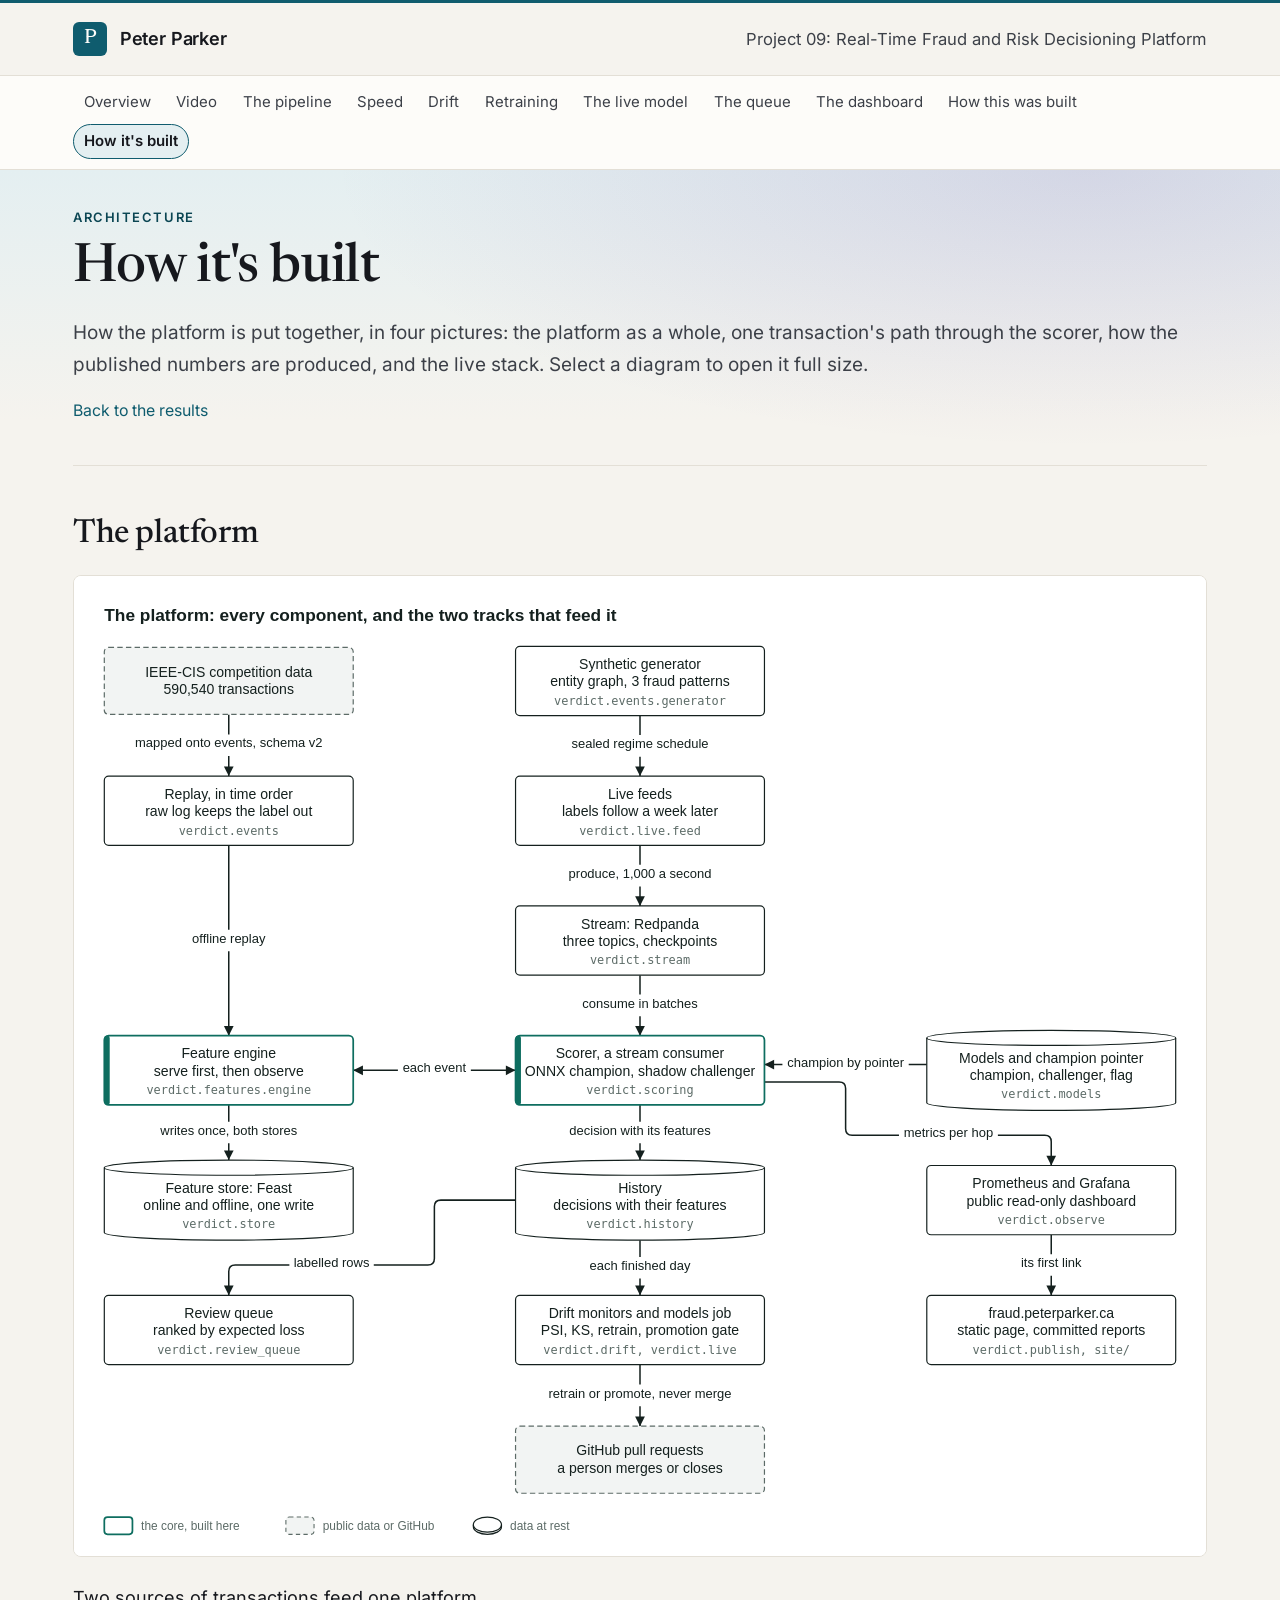
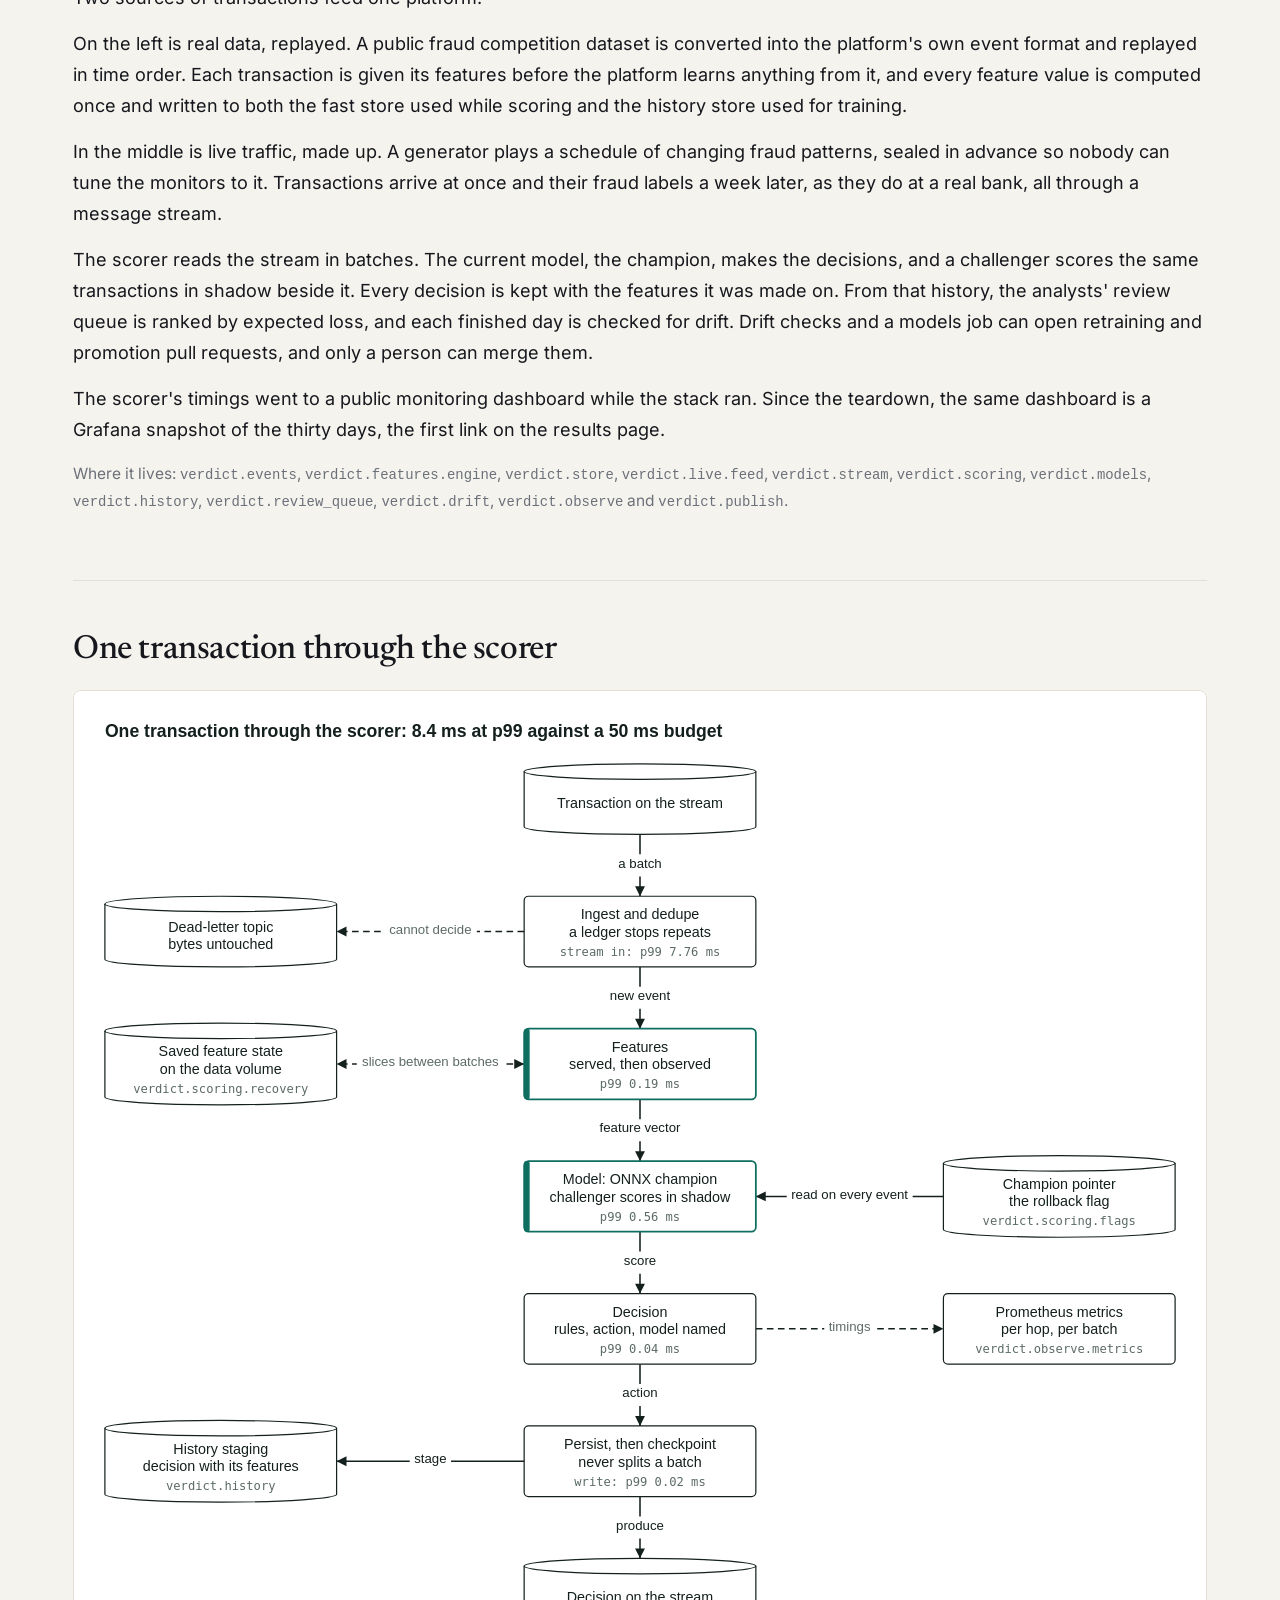
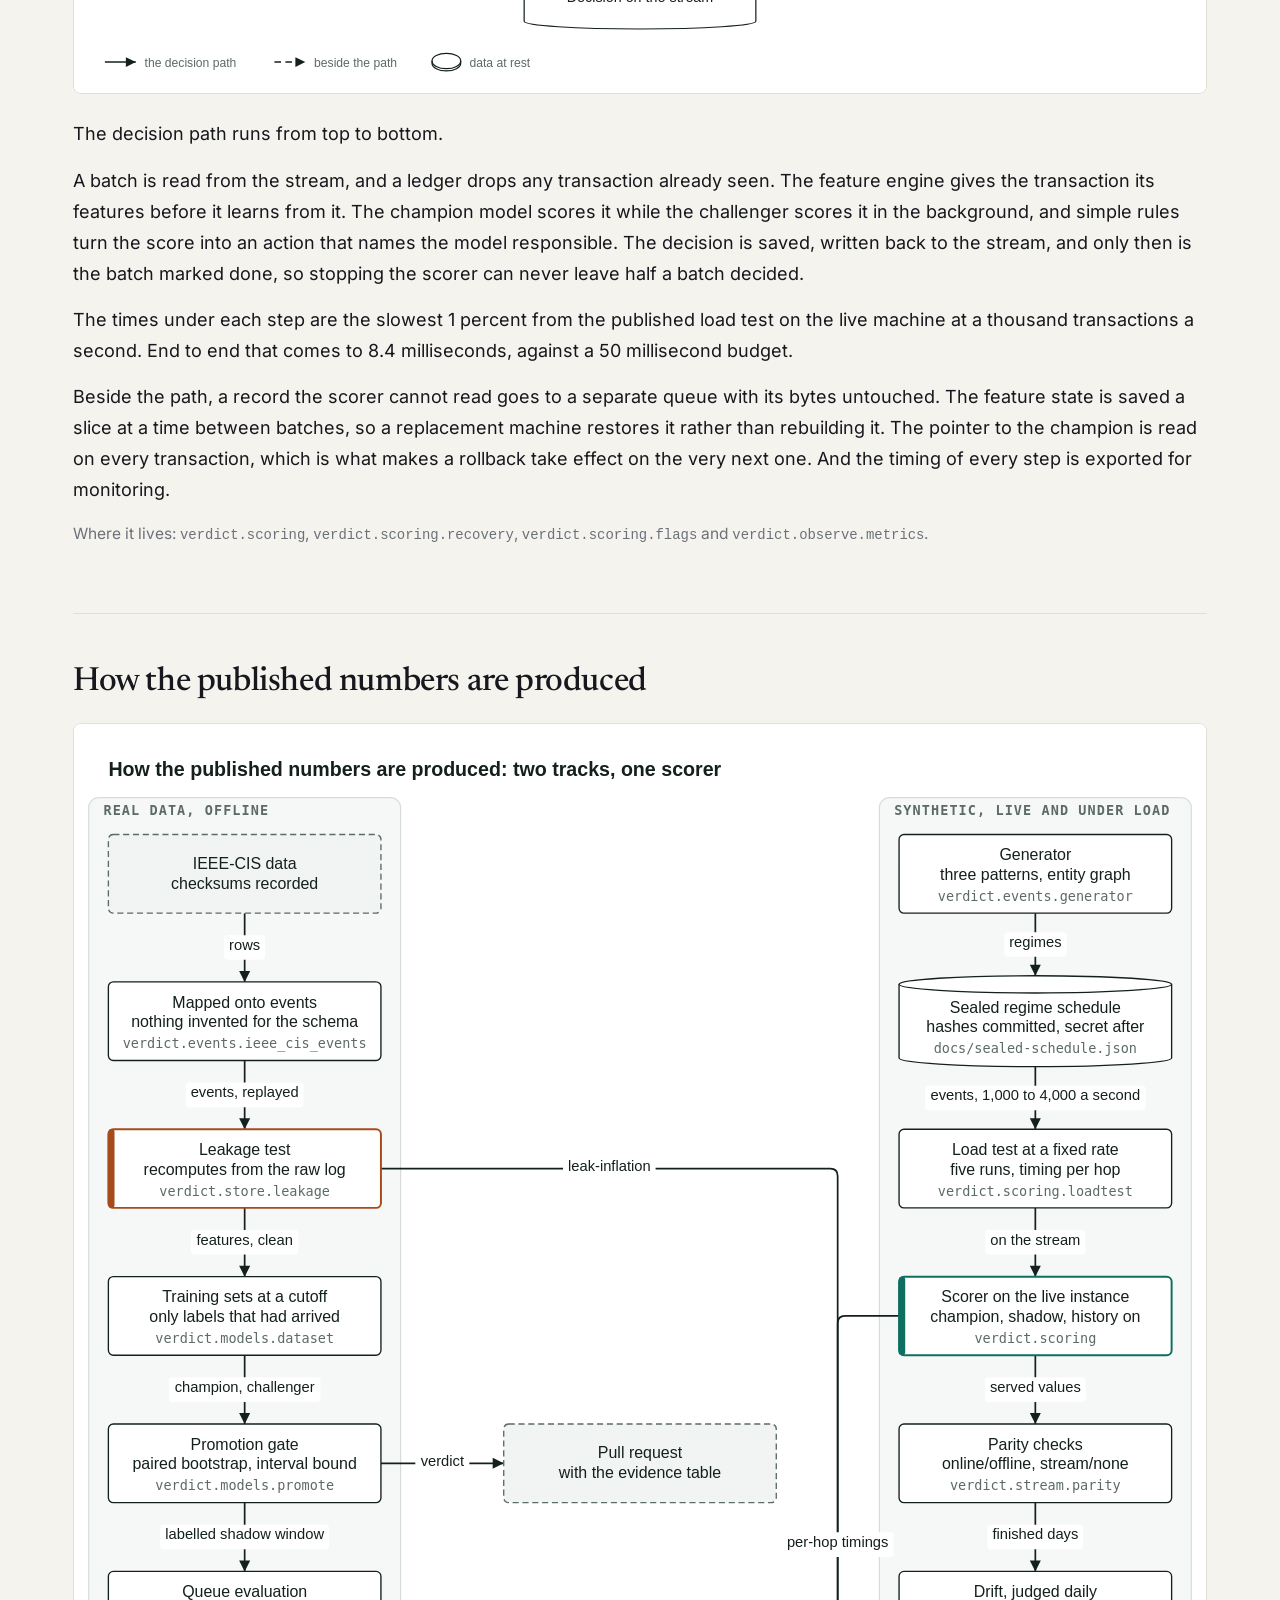
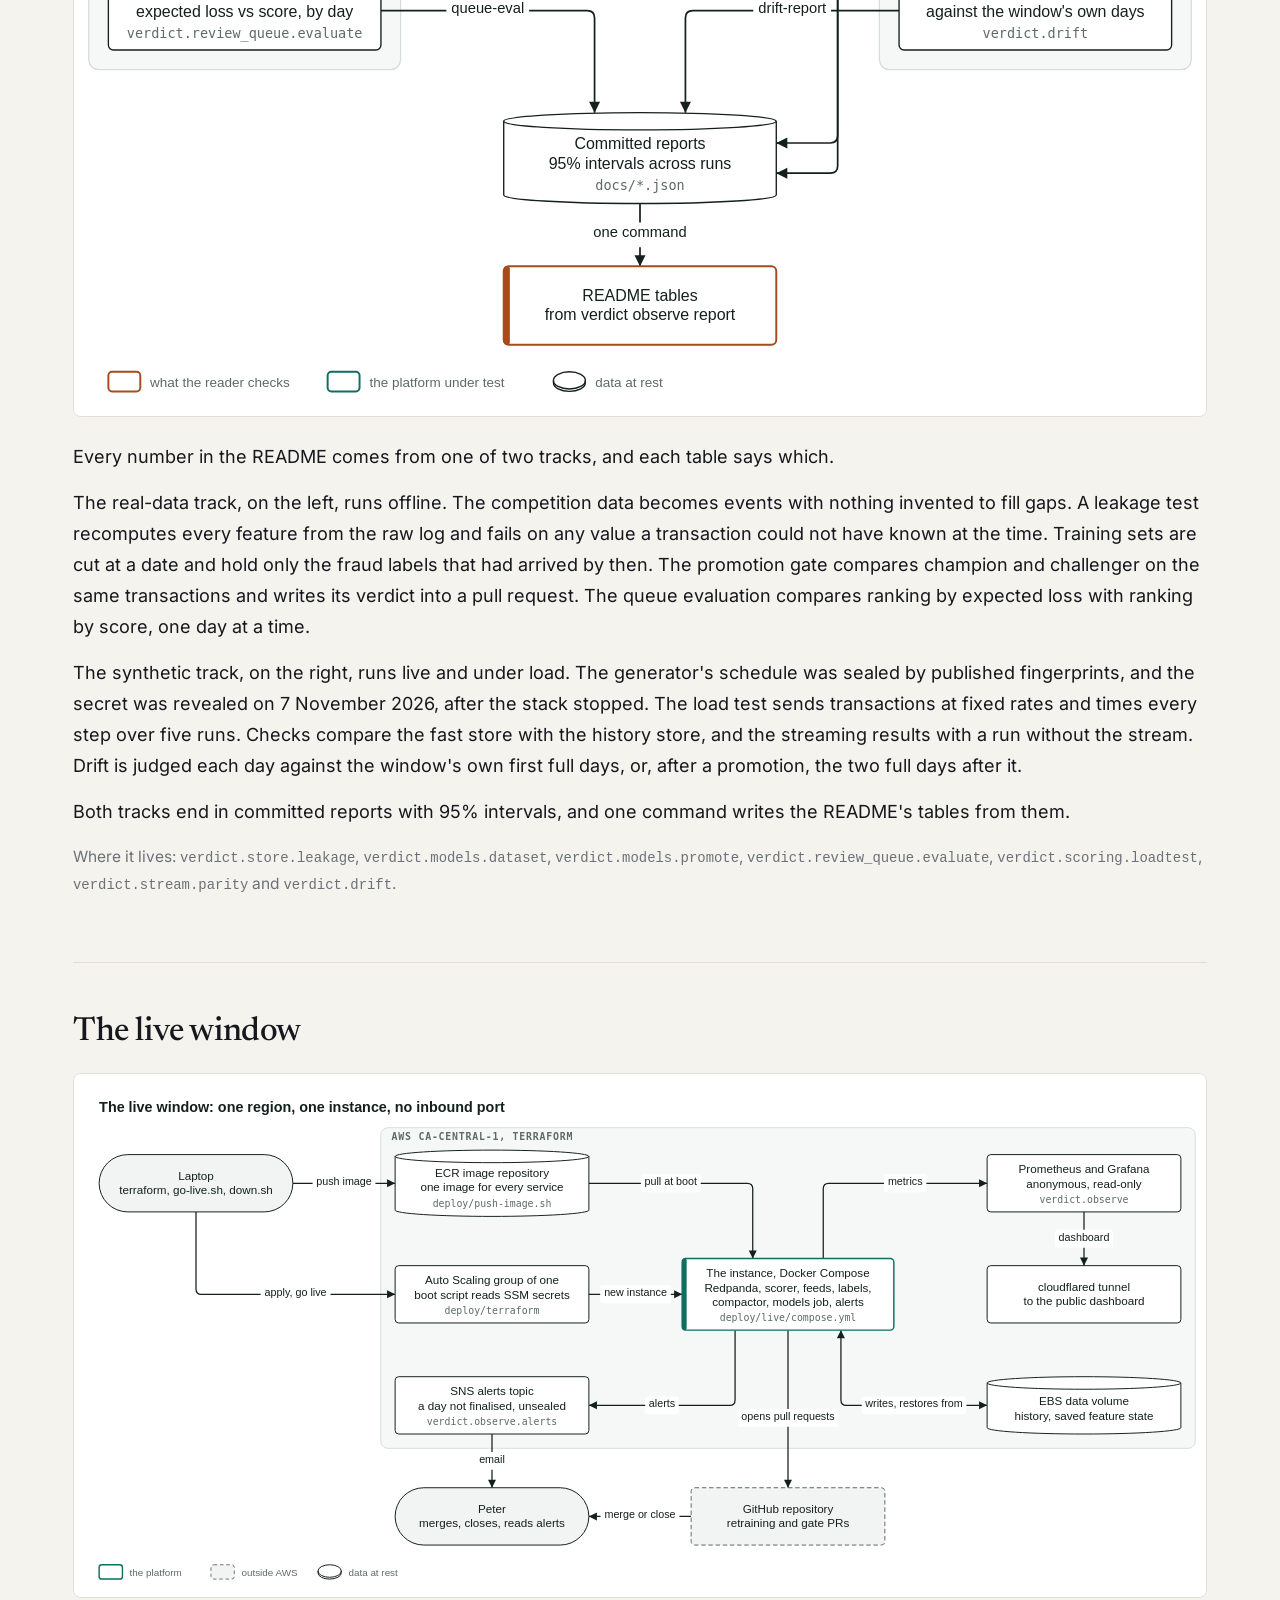
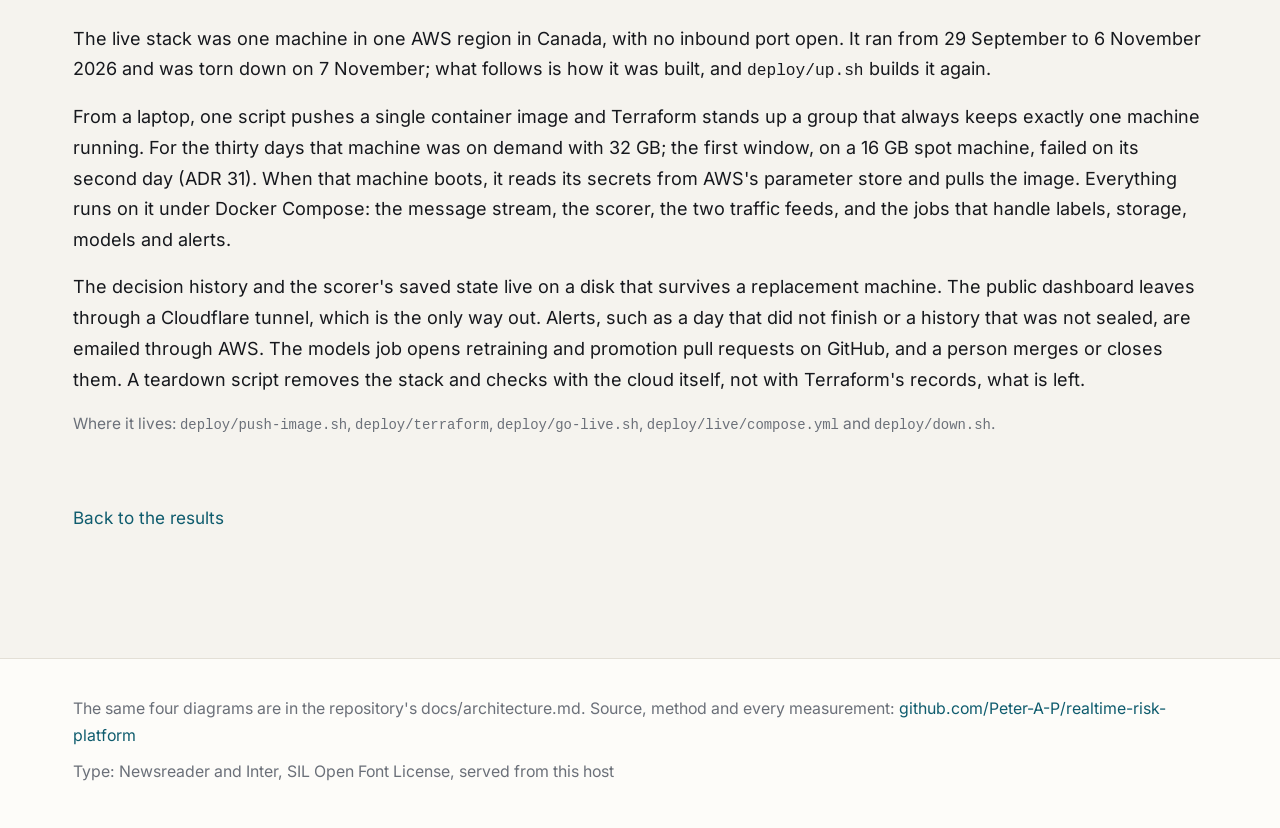
<file: site/architecture.html>
<!doctype html>
<html lang="en">
<head>
<meta charset="utf-8">
<meta name="viewport" content="width=device-width, initial-scale=1">
<title>How it's built: Real-Time Fraud and Risk Decisioning Platform</title>
<meta name="description" content="How the real-time fraud decisioning platform behind this page is built and measured, in four diagrams.">
<link rel="icon" href="favicon.svg" type="image/svg+xml">
<link rel="stylesheet" href="style.css">
</head>
<body>
<header class="top">
  <div class="top-inner">
    <a class="brand" href="https://peterparker.ca"><span class="mono-mark" aria-hidden="true">P</span>Peter Parker</a>
    <p class="top-nav"><a href="https://peterparker.ca/projects/realtime-risk-platform/">Project 09: Real-Time Fraud and Risk Decisioning Platform</a></p>
  </div>
</header>
<nav class="tabs" aria-label="This site">
  <div class="tabs-inner">
    <a href="index.html">Overview</a>
    <a href="index.html#video-panel">Video</a>
    <a href="index.html#pipeline-panel">The pipeline</a>
    <a href="index.html#load-panel">Speed</a>
    <a href="index.html#drift-panel">Drift</a>
    <a href="index.html#retrain-panel">Retraining</a>
    <a href="index.html#live-panel">The live model</a>
    <a href="index.html#queue-panel">The queue</a>
    <a href="index.html#dashboard-guide">The dashboard</a>
    <a href="index.html#built">How this was built</a>
    <a href="architecture.html" aria-current="page">How it's built</a>
  </div>
</nav>
<main>

  <header class="hero">
    <p class="eyebrow">Architecture</p>
    <h1>How it's built</h1>
    <p class="lead">
      How the platform is put together, in four pictures: the platform as a whole, one transaction's path through the scorer, how the published numbers are produced, and the live stack. Select a diagram to open it full size.
    </p>
    <p class="hero-note"><a href="index.html">Back to the results</a></p>
  </header>

  <section class="section" id="the-platform">
    <h2>The platform</h2>
    <figure class="arch-figure">
      <a href="architecture/system.svg"><img src="architecture/system.svg" width="1046" height="906" alt="Public competition data replayed offline and a synthetic generator played live both reach one stream consumer, which serves features computed once, scores with the champion while a challenger shadows it, and keeps every decision for the queue, the drift monitors and the dashboard."></a>
    </figure>
    <div class="prose">
      <p>Two sources of transactions feed one platform.</p>
      <p>On the left is real data, replayed. A public fraud competition dataset is converted into the platform's own event format and replayed in time order. Each transaction is given its features before the platform learns anything from it, and every feature value is computed once and written to both the fast store used while scoring and the history store used for training.</p>
      <p>In the middle is live traffic, made up. A generator plays a schedule of changing fraud patterns, sealed in advance so nobody can tune the monitors to it. Transactions arrive at once and their fraud labels a week later, as they do at a real bank, all through a message stream.</p>
      <p>The scorer reads the stream in batches. The current model, the champion, makes the decisions, and a challenger scores the same transactions in shadow beside it. Every decision is kept with the features it was made on. From that history, the analysts' review queue is ranked by expected loss, and each finished day is checked for drift. Drift checks and a models job can open retraining and promotion pull requests, and only a person can merge them.</p>
      <p>The scorer's timings went to a public monitoring dashboard while the stack ran. Since the teardown, the same dashboard is a Grafana snapshot of the thirty days, the first link on the results page.</p>
      <p class="where">Where it lives: <code>verdict.events</code>, <code>verdict.features.engine</code>, <code>verdict.store</code>, <code>verdict.live.feed</code>, <code>verdict.stream</code>, <code>verdict.scoring</code>, <code>verdict.models</code>, <code>verdict.history</code>, <code>verdict.review_queue</code>, <code>verdict.drift</code>, <code>verdict.observe</code> and <code>verdict.publish</code>.</p>
    </div>
  </section>

  <section class="section" id="one-transaction-through-the-scorer">
    <h2>One transaction through the scorer</h2>
    <figure class="arch-figure">
      <a href="architecture/scoring-path.svg"><img src="architecture/scoring-path.svg" width="1026" height="908" alt="A transaction is consumed in a batch, deduplicated, served its features before it is observed, scored by the champion with the challenger in shadow, decided, persisted and checkpointed only after its decision is on the stream; the p99 per hop is from the published load test on the live instance."></a>
    </figure>
    <div class="prose">
      <p>The decision path runs from top to bottom.</p>
      <p>A batch is read from the stream, and a ledger drops any transaction already seen. The feature engine gives the transaction its features before it learns from it. The champion model scores it while the challenger scores it in the background, and simple rules turn the score into an action that names the model responsible. The decision is saved, written back to the stream, and only then is the batch marked done, so stopping the scorer can never leave half a batch decided.</p>
      <p>The times under each step are the slowest 1 percent from the published load test on the live machine at a thousand transactions a second. End to end that comes to 8.4 milliseconds, against a 50 millisecond budget.</p>
      <p>Beside the path, a record the scorer cannot read goes to a separate queue with its bytes untouched. The feature state is saved a slice at a time between batches, so a replacement machine restores it rather than rebuilding it. The pointer to the champion is read on every transaction, which is what makes a rollback take effect on the very next one. And the timing of every step is exported for monitoring.</p>
      <p class="where">Where it lives: <code>verdict.scoring</code>, <code>verdict.scoring.recovery</code>, <code>verdict.scoring.flags</code> and <code>verdict.observe.metrics</code>.</p>
    </div>
  </section>

  <section class="section" id="how-the-published-numbers-are-produced">
    <h2>How the published numbers are produced</h2>
    <figure class="arch-figure">
      <a href="architecture/measurement.svg"><img src="architecture/measurement.svg" width="922" height="1052" alt="The real-data track replays the competition data offline for the leakage test, the training sets, the promotion gate and the queue evaluation; the synthetic track plays a sealed regime schedule at a fixed rate on the live instance for latency, throughput and drift; every table in the README is written from a committed report."></a>
    </figure>
    <div class="prose">
      <p>Every number in the README comes from one of two tracks, and each table says which.</p>
      <p>The real-data track, on the left, runs offline. The competition data becomes events with nothing invented to fill gaps. A leakage test recomputes every feature from the raw log and fails on any value a transaction could not have known at the time. Training sets are cut at a date and hold only the fraud labels that had arrived by then. The promotion gate compares champion and challenger on the same transactions and writes its verdict into a pull request. The queue evaluation compares ranking by expected loss with ranking by score, one day at a time.</p>
      <p>The synthetic track, on the right, runs live and under load. The generator's schedule was sealed by published fingerprints, and the secret was revealed on 7 November 2026, after the stack stopped. The load test sends transactions at fixed rates and times every step over five runs. Checks compare the fast store with the history store, and the streaming results with a run without the stream. Drift is judged each day against the window's own first full days, or, after a promotion, the two full days after it.</p>
      <p>Both tracks end in committed reports with 95% intervals, and one command writes the README's tables from them.</p>
      <p class="where">Where it lives: <code>verdict.store.leakage</code>, <code>verdict.models.dataset</code>, <code>verdict.models.promote</code>, <code>verdict.review_queue.evaluate</code>, <code>verdict.scoring.loadtest</code>, <code>verdict.stream.parity</code> and <code>verdict.drift</code>.</p>
    </div>
  </section>

  <section class="section" id="the-live-window">
    <h2>The live window</h2>
    <figure class="arch-figure">
      <a href="architecture/live.svg"><img src="architecture/live.svg" width="1262" height="584" alt="Terraform from the laptop stands up an auto-scaling group of one in AWS ca-central-1 that boots the pushed image, keeps history and saved feature state on an EBS volume, serves the dashboard through a Cloudflare tunnel, emails alerts through SNS and opens its retraining and promotion verdicts as pull requests a person merges."></a>
    </figure>
    <div class="prose">
      <p>The live stack was one machine in one AWS region in Canada, with no inbound port open. It ran from 29 September to 6 November 2026 and was torn down on 7 November; what follows is how it was built, and <code>deploy/up.sh</code> builds it again.</p>
      <p>From a laptop, one script pushes a single container image and Terraform stands up a group that always keeps exactly one machine running. For the thirty days that machine was on demand with 32 GB; the first window, on a 16 GB spot machine, failed on its second day (ADR 31). When that machine boots, it reads its secrets from AWS's parameter store and pulls the image. Everything runs on it under Docker Compose: the message stream, the scorer, the two traffic feeds, and the jobs that handle labels, storage, models and alerts.</p>
      <p>The decision history and the scorer's saved state live on a disk that survives a replacement machine. The public dashboard leaves through a Cloudflare tunnel, which is the only way out. Alerts, such as a day that did not finish or a history that was not sealed, are emailed through AWS. The models job opens retraining and promotion pull requests on GitHub, and a person merges or closes them. A teardown script removes the stack and checks with the cloud itself, not with Terraform's records, what is left.</p>
      <p class="where">Where it lives: <code>deploy/push-image.sh</code>, <code>deploy/terraform</code>, <code>deploy/go-live.sh</code>, <code>deploy/live/compose.yml</code> and <code>deploy/down.sh</code>.</p>
    </div>
  </section>

  <p class="arch-back"><a href="index.html">Back to the results</a></p>
</main>
<footer class="foot">
  <div class="foot-inner">
    <p>
      The same four diagrams are in the repository's docs/architecture.md. Source, method
      and every measurement: <a href="https://github.com/Peter-A-P/realtime-risk-platform">github.com/Peter-A-P/realtime-risk-platform</a>
    </p>
    <ul>
      <li>Type: Newsreader and Inter, SIL Open Font License, served from this host</li>
    </ul>
  </div>
</footer>
</body>
</html>
</file>
<file: site/style.css>
/* One stylesheet, no framework, no build step. The page is a static file a stranger can read,
   and its stylesheet should be too.

   The palette, the type and the 3px rule over the page are peterparker.ca's, shared with the
   other project pages (capacity, targeting, adaptive, finishline), because this page is part of
   that site even though a separate host serves it. The two fonts are copied into this folder
   rather than linked: the page makes no off-origin request, and a font is a request. Both are
   SIL Open Font License; fonts/LICENSE.txt says where they came from. */

@font-face {
  font-family: "Newsreader";
  font-style: normal;
  font-weight: 200 800;
  font-display: swap;
  src: url(fonts/newsreader-latin.woff2) format("woff2");
}

@font-face {
  font-family: "Inter";
  font-style: normal;
  font-weight: 400 600;
  font-display: swap;
  src: url(fonts/inter-latin.woff2) format("woff2");
}

:root {
  color-scheme: light dark;
  --paper: #f5f3ee;
  --paper-soft: #fdfcf9;
  --ink: #16181d;
  --ink-soft: #3c4048;
  --ink-faint: #6b7079;
  --line: #e3dfd6;
  --line-2: #cfc9bd;
  --line-soft: #eeebe4;
  --accent: #0f5c6e;
  --accent-ink: #0b4653;
  --accent-soft: #e4eff1;
  --warn: #c0392b;
  --good: #1e7a4c;
  --alt: #6d3f9e;
  --shift: rgba(192, 57, 43, 0.09);
  /* An ordered set in one hue, darkest first: the three percentiles. */
  --lv0: #0b4653;
  --lv1: #2f8294;
  --lv2: #7bb3c0;
  --serif: "Newsreader", Georgia, "Times New Roman", serif;
  --sans: "Inter", ui-sans-serif, system-ui, -apple-system, "Segoe UI", Roboto, sans-serif;
  --mono: ui-monospace, "Cascadia Mono", Consolas, "SF Mono", Menlo, monospace;
  --radius: 10px;
  --shadow: 0 6px 24px -18px rgba(0, 0, 0, 0.35);
  --column: 66rem;
}

@media (prefers-color-scheme: dark) {
  :root {
    --paper: #0e1013;
    --paper-soft: #15181d;
    --ink: #ece9e2;
    --ink-soft: #c9c6bf;
    --ink-faint: #969ba5;
    --line: #262a31;
    --line-2: #363b44;
    --line-soft: #1c2026;
    --accent: #7cc7d6;
    --accent-ink: #a9dde7;
    --accent-soft: #14262b;
    --warn: #f0736a;
    --good: #58c286;
    --alt: #b191e0;
    --shift: rgba(240, 115, 106, 0.13);
    --lv0: #cbeaf2;
    --lv1: #7cc7d6;
    --lv2: #3d8ea1;
    --shadow: 0 6px 24px -14px rgba(0, 0, 0, 0.6);
  }
}

* { box-sizing: border-box; }

html { font-size: 18px; -webkit-text-size-adjust: 100%; }

body {
  margin: 0;
  background: var(--paper);
  color: var(--ink);
  font-family: var(--sans);
  font-size: 1rem;
  line-height: 1.72;
  overflow-x: clip;
  border-top: 3px solid var(--accent);
  font-feature-settings: "cv11", "ss01";
}

main {
  max-width: var(--column);
  margin: 0 auto;
  padding: 0 1.5rem 5rem;
}

h1, h2, h3 {
  font-family: var(--serif);
  font-weight: 500;
  letter-spacing: -0.012em;
}

h1 { font-size: clamp(2.1rem, 4.6vw, 3rem); line-height: 1.1; margin: 0 0 1rem; }
h2 { font-size: clamp(1.55rem, 2.6vw, 2rem); line-height: 1.2; margin: 0 0 0.7rem; }
h3 { font-size: 1.2rem; line-height: 1.25; margin: 0 0 0.45rem; }
p { margin: 0 0 0.85rem; }

a { color: var(--accent); text-decoration: none; text-underline-offset: 0.15em; }
a:hover, a:focus-visible { text-decoration: underline; }
:focus-visible { outline: 2px solid var(--accent); outline-offset: 2px; }

code { font-family: var(--mono); font-size: 0.9em; }

strong { font-weight: 600; }

/* ---------------------------------------------------------------- the way back */

.top { border-bottom: 1px solid var(--line); background: var(--paper); }

.top-inner {
  max-width: var(--column);
  margin: 0 auto;
  padding: 0 1.5rem;
  height: 4rem;
  display: flex;
  align-items: center;
  justify-content: space-between;
  gap: 1rem;
}

.brand {
  display: inline-flex;
  align-items: center;
  gap: 0.7rem;
  color: var(--ink);
  font-weight: 600;
  letter-spacing: -0.01em;
}

.brand:hover { text-decoration: none; color: var(--accent-ink); }

.mono-mark {
  width: 1.9rem;
  height: 1.9rem;
  border-radius: 6px;
  background: var(--accent);
  color: #fdfcf9;
  font-family: var(--serif);
  font-weight: 500;
  font-size: 1.15rem;
  display: inline-flex;
  align-items: center;
  justify-content: center;
}

@media (prefers-color-scheme: dark) { .mono-mark { color: #0e1013; } }

.top-nav { font-size: 0.92rem; color: var(--ink-soft); text-align: right; margin: 0; }
.top-nav a { color: var(--ink-soft); }
.top-nav a:hover { color: var(--accent-ink); }

/* ---------------------------------------------------------------- hero */

.hero { position: relative; padding: 2rem 0 2.25rem; border-bottom: 1px solid var(--line); }


/* The first screen as on gate.peterparker.ca: a wash of the accent behind it, full width,
   fading into the page, and figure cards with a coloured rule across the top. */
.hero::before {
  content: "";
  position: absolute;
  z-index: -1;
  top: 0;
  bottom: 0;
  left: 50%;
  width: 100vw;
  margin-left: -50vw;
  background:
    radial-gradient(60rem 22rem at 85% 0%, color-mix(in srgb, var(--alt) 14%, transparent), transparent 70%),
    linear-gradient(180deg, var(--accent-soft), var(--paper) 85%);
}

.hero h1 .hl { color: var(--accent); }
.hero .eyebrow { color: var(--accent-ink); }
.hero .point { border-top: 3px solid var(--accent); box-shadow: var(--shadow); }
.hero .point.good { border-top-color: var(--good); }
.hero .point.violet { border-top-color: var(--alt); }
.hero .point .point-figure { color: var(--accent-ink); }
.hero .point.good .point-figure { color: var(--good); }
.hero .point.violet .point-figure { color: var(--alt); }
.hero .point .point-figure.down { color: var(--warn); }

.eyebrow {
  text-transform: uppercase;
  letter-spacing: 0.12em;
  font-size: 0.72rem;
  font-weight: 600;
  color: var(--ink-faint);
  margin: 0 0 0.6rem;
}

.lead { font-size: 1.05rem; color: var(--ink-soft); }

.hero-points {
  display: grid;
  grid-template-columns: repeat(auto-fit, minmax(12rem, 1fr));
  gap: 0.9rem;
  margin: 1.75rem 0 1.1rem;
}

.point {
  background: var(--paper-soft);
  border: 1px solid var(--line);
  border-radius: var(--radius);
  padding: 1rem 1.1rem;
}

.point-figure {
  display: block;
  font-family: var(--serif);
  font-size: 1.9rem;
  font-weight: 500;
  font-variant-numeric: tabular-nums;
  letter-spacing: -0.02em;
  line-height: 1.15;
  color: var(--ink);
}

.point-figure.up { color: var(--good); }
.point-figure.down { color: var(--warn); }

.point-unit {
  display: block;
  margin-top: 0.2rem;
  font-size: 0.84rem;
  font-weight: 600;
  color: var(--ink-soft);
  line-height: 1.35;
}

.point-label {
  display: block;
  margin-top: 0.4rem;
  padding-top: 0.4rem;
  border-top: 1px solid var(--line);
  font-size: 0.82rem;
  color: var(--ink-faint);
  line-height: 1.4;
}

.point-extra {
  display: block;
  margin-top: 0.25rem;
  font-size: 0.8rem;
  color: var(--ink-faint);
  line-height: 1.35;
  font-variant-numeric: tabular-nums;
}

.hero-models {
  position: relative;
  font-size: 0.86rem;
  color: var(--ink-soft);
  margin: 0 0 0.6rem;
}

/* A term that explains itself. The bubble hangs from the paragraph rather than
   from the word, because the paragraph is the one box that is always inside the page: a
   bubble anchored to a name at the end of a line would run off the right edge. It opens on
   focus as well as hover, so a keyboard reaches it and a tap on a phone opens it. */
.term {
  border-bottom: 1px dotted var(--ink-faint);
  cursor: help;
}

.term:hover, .term:focus { color: var(--accent-ink); border-bottom-color: var(--accent); }

.term::after {
  content: attr(data-note);
  position: absolute;
  left: 0;
  top: calc(100% + 0.4rem);
  width: min(32rem, 100%);
  padding: 0.7rem 0.85rem;
  background: var(--paper-soft);
  color: var(--ink-soft);
  border: 1px solid var(--line-2);
  border-radius: var(--radius);
  box-shadow: var(--shadow);
  font-size: 0.84rem;
  font-weight: 400;
  line-height: 1.5;
  z-index: 10;
  pointer-events: none;
  opacity: 0;
  visibility: hidden;
  transition: opacity 0.12s ease;
}

.term:hover::after, .term:focus::after { opacity: 1; visibility: visible; }

/* Read by a screen reader, drawn for nobody: the notes the bubbles show, as descriptions. */
.visually-hidden {
  position: absolute;
  width: 1px;
  height: 1px;
  overflow: hidden;
  clip-path: inset(50%);
  white-space: nowrap;
}

.hero-note { font-size: 0.88rem; color: var(--ink-faint); margin: 0; }

/* ---------------------------------------------------------------- sections */

.section { padding: 2.75rem 0; border-bottom: 1px solid var(--line); }
.section:last-of-type { border-bottom: 0; }
.section-lead { color: var(--ink-soft); }
.note { font-size: 0.86rem; color: var(--ink-faint); }

.warning {
  max-width: var(--column);
  margin: 1.25rem auto;
  padding: 0.9rem 1.1rem;
  border-left: 3px solid var(--warn);
  border-radius: 0 var(--radius) var(--radius) 0;
  background: color-mix(in srgb, var(--warn) 9%, transparent);
}

/* The callout a section's finding goes in, and the one an assumption goes in. Same shape,
   different weight: a finding is the point of the section, an assumption is the fine print
   that stops the finding being overread. */
.verdict {
  margin: 1.1rem 0 0;
  padding: 1rem 1.1rem;
  border-radius: 0 var(--radius) var(--radius) 0;
  background: var(--accent-soft);
  border-left: 3px solid var(--accent);
  font-size: 0.98rem;
}

.verdict p:last-child { margin-bottom: 0; }

.assumption {
  margin: 1.1rem 0 0;
  padding: 0.9rem 1.1rem;
  border: 1px solid var(--line);
  border-left: 3px solid var(--line-2);
  border-radius: 0 var(--radius) var(--radius) 0;
  background: var(--paper-soft);
  font-size: 0.88rem;
  color: var(--ink-soft);
}

.assumption p:last-child { margin-bottom: 0; }

/* ---------------------------------------------------------------- controls */

.controls {
  display: grid;
  grid-template-columns: repeat(auto-fit, minmax(13rem, 1fr));
  gap: 1rem;
  margin: 1.25rem 0;
  padding: 1rem;
  background: var(--paper-soft);
  border: 1px solid var(--line);
  border-radius: var(--radius);
}

.control { display: flex; flex-direction: column; gap: 0.4rem; min-width: 0; }
.control.wide { grid-column: 1 / -1; }

label { font-size: 0.85rem; font-weight: 600; color: var(--ink-soft); }

.hint {
  display: block;
  font-weight: 400;
  font-size: 0.78rem;
  color: var(--ink-faint);
  margin-top: 0.1rem;
}

select, input[type="range"] { width: 100%; font: inherit; accent-color: var(--accent); }

select {
  padding: 0.5rem 0.6rem;
  border: 1px solid var(--line-2);
  border-radius: 8px;
  background: var(--paper-soft);
  color: var(--ink);
  font-size: 0.9rem;
}

input[type="range"] { height: 1.6rem; }

output { font-variant-numeric: tabular-nums; color: var(--accent-ink); font-weight: 600; }

/* ---------------------------------------------------------------- charts */

.chart-figure { margin: 1.1rem 0; }
.chart { width: 100%; }
.chart svg { width: 100%; height: auto; display: block; touch-action: pan-y; }

/* A chart whose labels are words rather than ticks cannot be shrunk to a phone's width and
   still be read, so it keeps its size and scrolls sideways instead. */
.wide-chart { overflow-x: auto; -webkit-overflow-scrolling: touch; }
.wide-chart svg { min-width: 40rem; }

figcaption { font-size: 0.83rem; color: var(--ink-faint); margin-top: 0.5rem; }

.gridline { stroke: var(--line); stroke-width: 1; }
.axis-line { stroke: var(--line-2); stroke-width: 1; }
.tick { fill: var(--ink-faint); font-size: 11px; }
.axis-title { fill: var(--ink-faint); font-size: 11px; font-weight: 600; letter-spacing: 0.04em; text-transform: uppercase; }
.series { fill: none; stroke-linejoin: round; stroke-linecap: round; stroke-width: 1.5; }
.band { fill: var(--accent); stroke: none; }

/* Series colours and their swatches, set here rather than on the element so that both
   follow the palette into dark mode. */
.m0 { stroke: var(--accent); }
.m1 { stroke: var(--warn); }
.m2 { stroke: var(--alt); }
.sw0 { background: var(--accent); }
.sw1 { background: var(--warn); }
.sw2 { background: var(--alt); }
.sw-ink { background: var(--ink); }
.sw-accent { background: var(--accent); }
.sw-band { background: var(--accent); }
.sw-warn { background: var(--warn); color: var(--warn); }
.sw-faint { background: var(--ink-faint); color: var(--ink-faint); }
.nominal { stroke: var(--ink-faint); stroke-width: 1; stroke-dasharray: 5 4; fill: none; }
.actual-line { fill: none; stroke: var(--ink); stroke-width: 1.5; stroke-linejoin: round; }
.median { fill: none; stroke: var(--accent); stroke-width: 1.75; stroke-linejoin: round; }
/* Thinner lines, for a view with many points in the same width. */
.actual-line.thin, .median.thin { stroke-width: 0.8; }

.service { fill: none; stroke: var(--warn); stroke-width: 1.5; stroke-dasharray: 6 4; }
.shift-span { fill: var(--shift); }
.shift-label { fill: var(--ink-faint); font-size: 10.5px; letter-spacing: 0.06em; text-transform: uppercase; }
.cursor { stroke: var(--ink-faint); stroke-width: 1; stroke-dasharray: 3 3; }
.dot { stroke: var(--paper-soft); stroke-width: 1.5; fill: var(--ink); }
.dot.median { fill: var(--accent); }
.dot.m0 { fill: var(--accent); }
.dot.m1 { fill: var(--warn); }
.dot.m2 { fill: var(--alt); }
.catcher { cursor: crosshair; }

/* A bar is a length, so it gets a fill and no outline; its interval is a hairline in ink,
   because it is not another series. */
.bar { stroke: none; }
.bar.lv0 { fill: var(--lv0); }
.bar.lv1 { fill: var(--lv1); }
.bar.lv2 { fill: var(--lv2); }
.bar.own { fill-opacity: 0.7; stroke: var(--ink-faint); stroke-width: 1; stroke-dasharray: 3 2; }
.sw-lv0 { background: var(--lv0); }
.sw-lv1 { background: var(--lv1); }
.sw-lv2 { background: var(--lv2); }
.whisker { stroke: var(--ink-soft); stroke-width: 1; }
.zero { stroke: var(--ink-faint); stroke-width: 1.25; }
.zero-label { fill: var(--ink-faint); font-size: 10.5px; }
.bar-value { fill: var(--ink-soft); font-size: 11px; font-variant-numeric: tabular-nums; }
.row-label { fill: var(--ink); font-size: 12px; font-weight: 600; }
.row-note { fill: var(--ink-faint); font-size: 10.5px; }
.divider { stroke: var(--line-2); stroke-width: 1; stroke-dasharray: 4 3; }
.divider-label { fill: var(--ink-faint); font-size: 10.5px; letter-spacing: 0.04em; text-transform: uppercase; }

.legend { display: flex; flex-wrap: wrap; gap: 0.45rem; margin: 0.25rem 0 0.5rem; }

.legend-item {
  display: inline-flex;
  align-items: center;
  gap: 0.4rem;
  font-size: 0.82rem;
  padding: 0.3rem 0.7rem;
  border: 1px solid var(--line-2);
  border-radius: 999px;
  background: var(--paper-soft);
  color: var(--ink-soft);
}

.swatch { width: 14px; height: 3px; border-radius: 2px; display: inline-block; flex: none; }
.swatch.dashed { background: repeating-linear-gradient(90deg, currentColor 0 4px, transparent 4px 7px); }
.swatch.block { height: 11px; border-radius: 3px; opacity: 0.3; }
/* A bar's swatch is the bar's colour at full strength: it names a series, not a band. */
.swatch.solid { height: 11px; border-radius: 3px; }

/* The hover readout. One row per series, values right-aligned so they line up as a column. */
.readout {
  min-height: 1.6rem;
  margin: 0.3rem 0 0;
  font-size: 0.84rem;
  color: var(--ink-soft);
  font-variant-numeric: tabular-nums;
}

.readout .when { font-weight: 600; color: var(--ink); margin-right: 0.6rem; }
.readout .pair { margin-right: 0.9rem; white-space: nowrap; }
.readout .key { color: var(--ink-faint); }

/* ---------------------------------------------------------------- tables */

.table-wrap { overflow-x: auto; -webkit-overflow-scrolling: touch; }

table { width: 100%; border-collapse: collapse; font-size: 0.9rem; }

th, td {
  text-align: left;
  padding: 0.5rem 0.75rem;
  border-bottom: 1px solid var(--line);
  white-space: nowrap;
}

th {
  font-weight: 600;
  color: var(--ink);
  font-size: 0.82rem;
  background: var(--line-soft);
  border-bottom-color: var(--line-2);
  vertical-align: bottom;
}

tbody th { background: transparent; font-size: 0.9rem; }
/* A long row label is the one cell allowed to wrap, so that it does not push the whole
   table out of its column. */
tbody th.wrap { white-space: normal; max-width: 14rem; }

td.num, th.num { text-align: right; font-variant-numeric: tabular-nums; }

/* Narrower gutters for a table that only just fits the column. */
.tight th, .tight td { padding-left: 0.55rem; padding-right: 0.55rem; }

caption { caption-side: bottom; text-align: left; color: var(--ink-faint); font-size: 0.83rem; padding-top: 0.6rem; }

tbody tr.reference { background: var(--accent-soft); }

.interval { color: var(--ink-faint); font-size: 0.82em; }

.better { color: var(--good); font-weight: 600; }
.worse { color: var(--warn); font-weight: 600; }

/* ---------------------------------------------------------------- headline stats */

.headline {
  display: grid;
  grid-template-columns: repeat(auto-fit, minmax(11rem, 1fr));
  gap: 0.9rem;
  margin: 1.25rem 0;
}

.stat {
  background: var(--paper-soft);
  border: 1px solid var(--line);
  border-radius: var(--radius);
  padding: 1rem 1.1rem;
}

.figure {
  display: block;
  font-family: var(--serif);
  font-size: 1.75rem;
  font-weight: 500;
  font-variant-numeric: tabular-nums;
  letter-spacing: -0.02em;
  line-height: 1.15;
}

.stat.up .figure { color: var(--good); }
.stat.down .figure { color: var(--warn); }

.caption { display: block; margin-top: 0.3rem; font-size: 0.82rem; color: var(--ink-faint); line-height: 1.4; }

.range { display: block; font-size: 0.78rem; color: var(--ink-faint); font-variant-numeric: tabular-nums; }

/* ---------------------------------------------------------------- disclosure */

.disclose {
  border: 1px solid var(--line);
  border-radius: var(--radius);
  padding: 0 1.1rem;
  margin: 1.1rem 0;
  background: var(--paper-soft);
}

.disclose summary {
  display: flex;
  align-items: baseline;
  gap: 0.6rem;
  cursor: pointer;
  padding: 0.8rem 0 0.8rem 0.25rem;
  font-weight: 600;
  font-size: 0.94rem;
  list-style: none;
}

.disclose summary::-webkit-details-marker { display: none; }

.disclose summary::before {
  content: "\203A";
  flex: none;
  width: 0.6em;
  text-align: center;
  font-size: 1.2em;
  line-height: 1;
  color: var(--ink-faint);
  transform: rotate(90deg);
  transition: transform 0.12s ease;
}

.disclose[open] summary::before { transform: rotate(270deg); }
.disclose summary:hover { color: var(--accent-ink); }
.disclose[open] summary { border-bottom: 1px solid var(--line); margin-bottom: 0.75rem; }
.disclose > *:last-child { margin-bottom: 0.85rem; }

@media (prefers-reduced-motion: reduce) {
  .disclose summary::before { transition: none; }
  .term::after { transition: none; }
}

/* ---------------------------------------------------------------- footer */

.foot {
  border-top: 1px solid var(--line);
  background: var(--paper-soft);
  margin-top: 2rem;
}

.foot-inner {
  max-width: var(--column);
  margin: 0 auto;
  padding: 2rem 1.5rem 2.5rem;
  font-size: 0.88rem;
  color: var(--ink-faint);
}

.foot-inner p { margin: 0 0 0.5rem; }

.foot-inner ul { list-style: none; margin: 0; padding: 0; display: flex; flex-wrap: wrap; gap: 0.5rem 1.5rem; }

@media (max-width: 34rem) {
  html { font-size: 17px; }
  main { padding: 0 1rem 3rem; }
  .top-inner { padding: 0 1rem; height: auto; min-height: 4rem; flex-wrap: wrap; gap: 0.25rem 1rem; padding-top: 0.6rem; padding-bottom: 0.6rem; }
  .top-nav { text-align: left; }
  .controls { padding: 0.85rem; }
  .foot-inner { padding: 1.5rem 1rem 2rem; }
}

/* ---------------------------------------------------------------- this page's own */

/* The live strip and the way to the dashboard sit under the lead, above the figures: the
   question comes first, and a reader who came for the dashboard still finds it on the first
   screen. */
.live-strip {
  display: inline-flex;
  align-items: center;
  gap: 0.55rem;
  padding: 0.3rem 0.8rem 0.3rem 0.65rem;
  margin: 0 0 1rem;
  border: 1px solid color-mix(in srgb, var(--good) 35%, var(--line));
  border-radius: 1.1rem;
  background: color-mix(in srgb, var(--good) 8%, var(--paper-soft));
  font-size: 0.84rem;
  font-weight: 600;
  color: var(--ink-soft);
  font-variant-numeric: tabular-nums;
}

.pulse {
  width: 0.55rem;
  height: 0.55rem;
  border-radius: 50%;
  background: var(--good);
  box-shadow: 0 0 0 0 color-mix(in srgb, var(--good) 55%, transparent);
  animation: pulse 2.2s ease-out infinite;
  flex: none;
}

@keyframes pulse {
  0% { box-shadow: 0 0 0 0 color-mix(in srgb, var(--good) 55%, transparent); }
  70% { box-shadow: 0 0 0 0.55rem color-mix(in srgb, var(--good) 0%, transparent); }
  100% { box-shadow: 0 0 0 0 color-mix(in srgb, var(--good) 0%, transparent); }
}

.cta {
  display: flex;
  flex-wrap: wrap;
  align-items: center;
  gap: 0.6rem 0.75rem;
  margin: 0 0 2.25rem;
}

.button {
  display: inline-flex;
  align-items: center;
  gap: 0.45rem;
  padding: 0.62rem 1.1rem;
  border: 1px solid var(--line-2);
  border-radius: 8px;
  background: var(--paper-soft);
  color: var(--ink);
  font-weight: 600;
  font-size: 0.93rem;
  line-height: 1.2;
}

.button:hover, .button:focus-visible { text-decoration: none; border-color: var(--accent); color: var(--accent-ink); }

.button.primary { background: var(--accent); border-color: var(--accent); color: #fdfcf9; }
.button.primary::after { content: "\2197"; font-weight: 400; }
.button.primary:hover, .button.primary:focus-visible { background: var(--accent-ink); border-color: var(--accent-ink); color: #fdfcf9; }

@media (prefers-color-scheme: dark) {
  .button.primary, .button.primary:hover, .button.primary:focus-visible { color: #0e1013; }
}

.cta-note { font-size: 0.84rem; color: var(--ink-faint); }

.subhead { margin-top: 2rem; }

/* The pipeline: five steps, each a card with its share of the time drawn under it. */
.pipeline {
  list-style: none;
  padding: 0;
  margin: 1.25rem 0;
  display: grid;
  grid-template-columns: repeat(5, minmax(0, 1fr));
  gap: 0.8rem;
  counter-reset: stage;
}

.stage {
  position: relative;
  background: var(--paper-soft);
  border: 1px solid var(--line);
  border-radius: var(--radius);
  padding: 0.9rem 0.95rem 0.85rem;
  display: flex;
  flex-direction: column;
  gap: 0.35rem;
  min-width: 0;
}

.stage::before {
  counter-increment: stage;
  content: "Step " counter(stage);
  font-size: 0.7rem;
  font-weight: 600;
  letter-spacing: 0.1em;
  text-transform: uppercase;
  color: var(--ink-faint);
}

/* The arrow between two cards, drawn in the gap so it takes no room from either. */
.stage:not(:last-child)::after {
  content: "";
  position: absolute;
  top: 50%;
  right: -0.66rem;
  width: 0.5rem;
  height: 0.5rem;
  border-top: 2px solid var(--line-2);
  border-right: 2px solid var(--line-2);
  transform: translateY(-50%) rotate(45deg);
}

.stage h3 { font-size: 1.08rem; margin: 0; }
.stage p { font-size: 0.8rem; color: var(--ink-soft); line-height: 1.45; margin: 0; }

.stage-time {
  margin-top: auto;
  padding-top: 0.5rem;
  font-family: var(--serif);
  font-size: 1.45rem;
  font-variant-numeric: tabular-nums;
  letter-spacing: -0.02em;
  line-height: 1.1;
  color: var(--ink);
}

.stage-time small { font-family: var(--sans); font-size: 0.72rem; color: var(--ink-faint); letter-spacing: 0; display: block; margin-top: 0.15rem; }

.stage-bar { height: 6px; border-radius: 3px; background: var(--line-soft); overflow: hidden; }
.stage-bar span { display: block; height: 100%; background: var(--accent); border-radius: 3px; min-width: 3px; transition: width 0.35s ease; }
.stage.stream .stage-bar span { background: var(--lv2); }

.feature-groups {
  display: grid;
  grid-template-columns: repeat(auto-fit, minmax(14rem, 1fr));
  gap: 0.9rem;
  margin: 0.5rem 0 0.4rem;
}

.feature-group h4 {
  margin: 0 0 0.35rem;
  font-size: 0.74rem;
  text-transform: uppercase;
  letter-spacing: 0.1em;
  color: var(--ink-faint);
}

.feature-group ul { list-style: none; margin: 0; padding: 0; }
.feature-group li { font-size: 0.85rem; color: var(--ink-soft); padding: 0.28rem 0; border-bottom: 1px solid var(--line-soft); line-height: 1.4; }
.feature-group li:last-child { border-bottom: 0; }

/* Charts drawn by app.js. */
.budget { stroke: var(--warn); stroke-width: 1.25; stroke-dasharray: 6 4; }
.budget-label { fill: var(--warn); font-size: 10.5px; font-weight: 600; letter-spacing: 0.04em; }
.series.p50 { stroke: var(--lv2); }
.series.p95 { stroke: var(--lv1); }
.series.p99 { stroke: var(--lv0); stroke-width: 2; }
.whisker.p50 { stroke: var(--lv2); }
.whisker.p95 { stroke: var(--lv1); }
.whisker.p99 { stroke: var(--lv0); }
.dot.p50 { fill: var(--lv2); }
.dot.p95 { fill: var(--lv1); }
.dot.p99 { fill: var(--lv0); }
.sw-p50 { background: var(--lv2); }
.sw-p95 { background: var(--lv1); }
.sw-p99 { background: var(--lv0); }
.column-hit { fill: transparent; cursor: crosshair; }
.column-hit.on { fill: color-mix(in srgb, var(--accent) 5%, transparent); }

.track { fill: var(--line-soft); }
.reclaim { fill: var(--warn); }
.reclaim.on { fill: var(--ink); }
.reclaim-hit { fill: transparent; cursor: pointer; }
.day-tick { stroke: var(--line-2); stroke-width: 1; }

.regime-0 { fill: var(--ink-faint); }
.regime-1 { fill: var(--warn); }
.regime-2 { fill: var(--alt); }
.regime-3 { fill: var(--accent); }
.bar.on { fill-opacity: 0.65; }
.sw-regime-0 { background: var(--ink-faint); }
.sw-regime-1 { background: var(--warn); }
.sw-regime-2 { background: var(--alt); }
.sw-regime-3 { background: var(--accent); }
.regime-span { fill: var(--line-soft); }
.regime-label { fill: var(--ink-faint); font-size: 10.5px; letter-spacing: 0.06em; text-transform: uppercase; }
.request-mark { stroke: var(--ink); stroke-width: 1.25; stroke-dasharray: 3 3; }
.request-label { fill: var(--ink); font-size: 10.5px; font-weight: 600; }
.quiet { fill: var(--good); }
.series.lever { stroke: var(--ink); stroke-width: 2; fill: none; }
.cell.steady { fill: color-mix(in srgb, var(--ink-faint) 14%, transparent); }
.cell.moved { opacity: 0.35; }
/* The video is square: as wide as the column allows, but never taller than the screen, so
   scrolling onto it fills the view. */
.demo-video { display: block; width: min(100%, calc(100vh - 2.5rem)); width: min(100%, calc(100svh - 2.5rem)); aspect-ratio: 1 / 1; height: auto; border-radius: 10px; background: #000; margin: 1rem auto 0; }

.bar.champion { fill: var(--ink-faint); }
.bar.candidate { fill: var(--accent); }
.bar.by-score { fill: var(--ink-faint); }
.bar.by-loss { fill: var(--good); }
.sw-champion { background: var(--ink-faint); }
.sw-candidate { background: var(--accent); }
.group-label { fill: var(--ink); font-size: 12px; font-weight: 600; }
.group-note { fill: var(--ink-faint); font-size: 10.5px; }

.steps { list-style: none; margin: 0.75rem 0 1rem; padding: 0; display: grid; grid-template-columns: repeat(auto-fit, minmax(17rem, 1fr)); gap: 0.7rem; }

.steps li {
  display: flex;
  gap: 0.75rem;
  align-items: flex-start;
  background: var(--paper-soft);
  border: 1px solid var(--line);
  border-radius: var(--radius);
  padding: 0.8rem 0.95rem;
  font-size: 0.88rem;
  line-height: 1.5;
  color: var(--ink-soft);
}

.step-n {
  flex: none;
  width: 1.6rem;
  height: 1.6rem;
  border-radius: 50%;
  background: var(--accent-soft);
  color: var(--accent-ink);
  font-weight: 600;
  font-size: 0.8rem;
  display: inline-flex;
  align-items: center;
  justify-content: center;
}

.steps li:last-child .step-n { background: var(--accent); color: #fdfcf9; }
@media (prefers-color-scheme: dark) { .steps li:last-child .step-n { color: #0e1013; } }

.leak { display: grid; grid-template-columns: minmax(0, 21rem) minmax(0, 1fr); gap: 1.5rem; align-items: start; margin-top: 1rem; }
.leak-events { display: flex; flex-direction: column; gap: 0.5rem; }

.leak-event {
  display: flex;
  flex-direction: column;
  padding: 0.6rem 0.8rem;
  border: 1px solid var(--line);
  border-left: 3px solid var(--line-2);
  border-radius: 0 var(--radius) var(--radius) 0;
  background: var(--paper-soft);
  font-size: 0.86rem;
}

.leak-event.bad { border-left-color: var(--warn); background: color-mix(in srgb, var(--warn) 7%, var(--paper-soft)); }
.leak-time { font-family: var(--mono); font-size: 0.8rem; color: var(--ink-faint); }

.guide { display: grid; grid-template-columns: repeat(auto-fit, minmax(19rem, 1fr)); gap: 0.9rem; margin-top: 1.1rem; }
.guide-card { background: var(--paper-soft); border: 1px solid var(--line); border-radius: var(--radius); padding: 1rem 1.1rem 0.4rem; }
.guide-card h3 { font-family: var(--sans); font-size: 0.95rem; font-weight: 600; letter-spacing: 0; }
.guide-card p { font-size: 0.88rem; color: var(--ink-soft); line-height: 1.55; }

.hash { font-family: var(--mono); font-size: 0.78rem; white-space: normal; word-break: break-all; }

#honesty ul { padding-left: 1.1rem; }
#honesty li { margin-bottom: 0.7rem; color: var(--ink-soft); }
#honesty li strong { color: var(--ink); }

@media (max-width: 52rem) {
  .pipeline { grid-template-columns: 1fr; }
  .stage:not(:last-child)::after { top: auto; bottom: -0.68rem; right: 50%; transform: translateX(50%) rotate(135deg); }
  .leak { grid-template-columns: 1fr; }
}

@media (prefers-reduced-motion: reduce) {
  .pulse { animation: none; }
  .stage-bar span { transition: none; }
}

/* A readout pair here can be a sentence, so it wraps rather than widening the page. */
.readout .pair { white-space: normal; display: inline-block; max-width: 100%; }

/* A window that has not started, or has ended: no pulse, and the warning colour. */
.live-strip.ended { border-color: color-mix(in srgb, var(--warn) 35%, var(--line)); background: color-mix(in srgb, var(--warn) 7%, var(--paper-soft)); }
.live-strip.ended .pulse { background: var(--warn); animation: none; box-shadow: none; }

/* ---------------------------------------------------------------- the menu */

/* The page's sections and the architecture page, as pills, as on the other project pages. */
.tabs { border-bottom: 1px solid var(--line); background: var(--paper-soft); }

.tabs-inner {
  max-width: var(--column);
  margin: 0 auto;
  padding: 0.55rem 1.5rem;
  display: flex;
  flex-wrap: wrap;
  gap: 0.2rem;
}

.tabs a {
  font-size: 0.83rem;
  padding: 0.2rem 0.55rem;
  border-radius: 999px;
  border: 1px solid transparent;
  color: var(--ink-soft);
}

.tabs a:hover { text-decoration: none; border-color: var(--line-2); color: var(--accent-ink); }

.tabs a[aria-current] {
  border-color: var(--accent);
  background: var(--accent-soft);
  color: var(--ink);
  font-weight: 600;
}

@media (max-width: 46rem) {
  /* One row that scrolls sideways, rather than rows of pills above the page. */
  .tabs-inner { padding: 0.5rem 1.1rem; flex-wrap: nowrap; overflow-x: auto; scrollbar-width: none; }
  .tabs a { flex: none; }
}

/* ---------------------------------------------------------------- the architecture page */

/* The diagrams are white-ground SVGs generated from a specification, so they sit on their own
   card in both themes, and each opens full size for narrow screens. */
.arch-figure { margin: 1.1rem 0 1.4rem; }
.arch-figure a { display: block; }
.arch-figure img {
  display: block;
  width: 100%;
  height: auto;
  background: #ffffff;
  border: 1px solid var(--line);
  border-radius: 8px;
}
.prose .where { font-size: 0.86rem; color: var(--ink-faint); }
.arch-back { margin: 0; font-size: 0.95rem; }

/* The window, day by day: one series, so one fill; the marks under the axis are events, in
   ink, not more series. */
.bar.day-bar { fill: var(--accent); }
.day-mark.restart { fill: var(--ink); }
.day-mark.model { fill: var(--ink-faint); }
.swatch.dot { border-radius: 50%; width: 0.6rem; height: 0.6rem; }
.swatch.diamond { transform: rotate(45deg); width: 0.55rem; height: 0.55rem; }
.button[hidden] { display: none; }

/* ---------------------------------------------------------------- on this page, and the end of it */

.toc { padding: 1.5rem 0 1.75rem; border-bottom: 1px solid var(--line); }
.toc ol {
  margin: 0;
  padding: 0;
  list-style: none;
  counter-reset: toc;
  columns: 2 16rem;
  column-gap: 2rem;
}
.toc li { counter-increment: toc; margin: 0 0 0.3rem; break-inside: avoid; font-size: 0.93rem; }
.toc li::before {
  content: counter(toc, decimal-leading-zero);
  font-variant-numeric: tabular-nums;
  color: var(--ink-faint);
  font-size: 0.78rem;
  margin-right: 0.6rem;
}
@media (max-width: 34rem) {
  .toc ol { columns: 1; }
}

.cards { display: grid; grid-template-columns: repeat(auto-fit, minmax(14rem, 1fr)); gap: 0.9rem; margin: 1.25rem 0; }
.card-note { padding: 1rem 1.1rem; background: var(--paper-soft); border: 1px solid var(--line); border-top: 3px solid var(--warn); border-radius: var(--radius); }
.card-note h3 { font-size: 1.08rem; margin-top: 0; }
.card-note p { font-size: 0.9rem; color: var(--ink-soft); margin: 0; }

.chips { list-style: none; padding: 0; margin: 1.25rem 0; display: flex; flex-wrap: wrap; gap: 0.45rem; }
.chips li { padding: 0.25rem 0.75rem; border: 1px solid var(--line-2); border-radius: 999px; font-size: 0.82rem; background: var(--paper-soft); color: var(--ink-soft); }

.glossary { margin: 0 0 0.9rem; }
.glossary dt { font-weight: 600; margin-top: 0.7rem; }
.glossary dd { margin: 0.15rem 0 0; color: var(--ink-soft); font-size: 0.92rem; }

/* A label a line runs through keeps a ring of paper round it. */
.halo { paint-order: stroke; stroke: var(--paper); stroke-width: 4px; stroke-linejoin: round; }

/* Chart marks take the keyboard: the focused one is outlined and shows its readout. */
.column-hit:focus, .reclaim-hit:focus { outline: none; fill: color-mix(in srgb, var(--accent) 10%, transparent); stroke: var(--accent); stroke-width: 1.5; }

/* The live model, day by day: one series, the promotions as events, guessing in neutral. */
.series.prauc { stroke: var(--accent); stroke-width: 2; }
.dot.prauc { fill: var(--accent); }
.baseline { stroke: var(--ink-faint); stroke-width: 1.25; stroke-dasharray: 6 4; }
.baseline-label { fill: var(--ink-faint); font-size: 10.5px; font-weight: 600; letter-spacing: 0.04em; }
</file>
